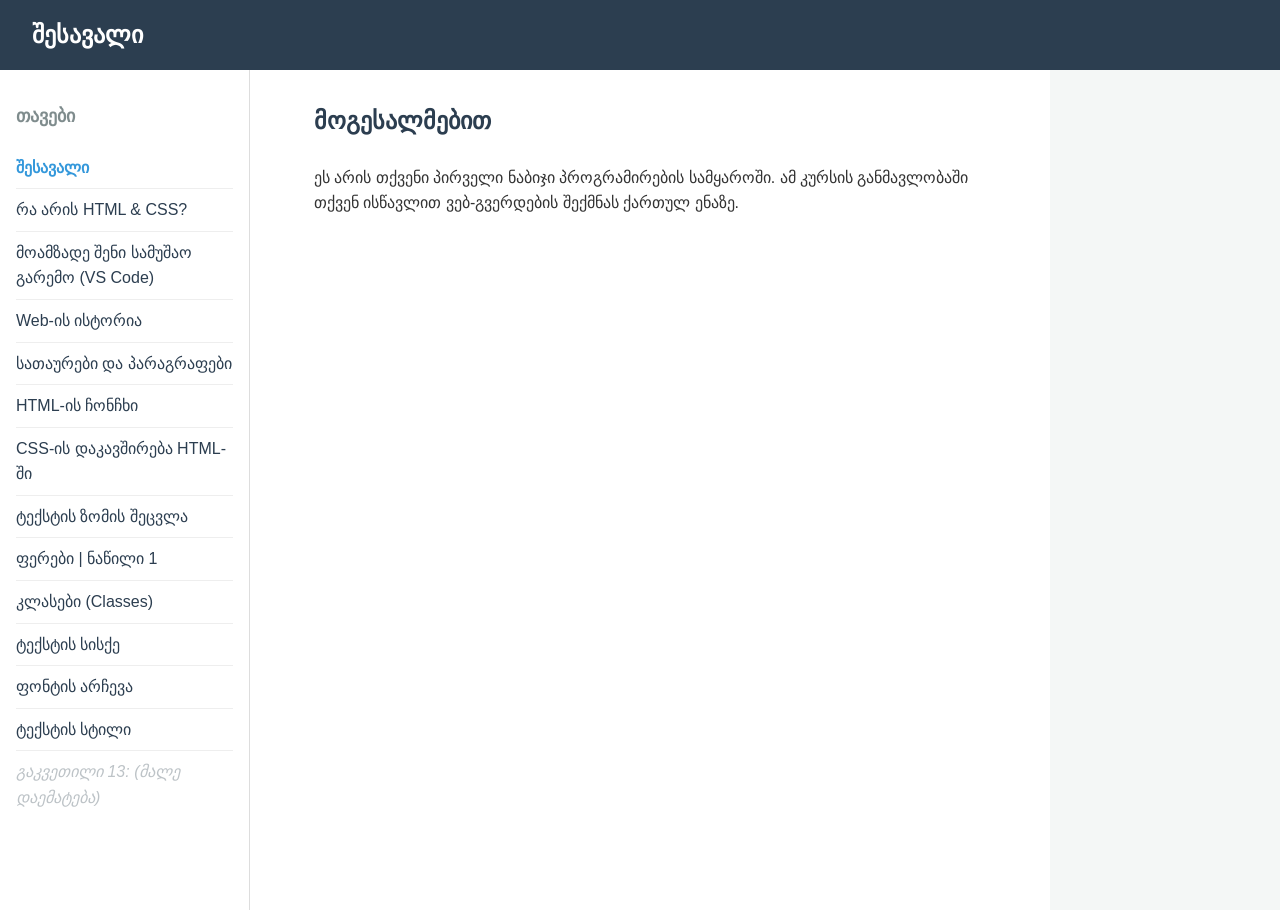
<file: index.html>
<!DOCTYPE html>
<html lang="ka">
<head>
    <meta charset="UTF-8">
    <meta name="viewport" content="width=device-width, initial-scale=1.0">
    <title>HTML კურსი - მთავარი გვერდი</title>
    <link rel="stylesheet" href="style.css">
</head>
<body>

    <header class="top-nav">
        <div class="logo">შესავალი</div>
    </header>

    <div class="container">
        <aside class="sidebar">
            <nav>
                <h3>თავები</h3>
                <ul>
                    <li><a href="index.html" class="active">შესავალი</a></li>
                    <li><a href="lesson1.html">რა არის HTML & CSS?</a></li>
                    <li><a href="lesson2.html">მოამზადე შენი სამუშაო გარემო (VS Code)</a></li>
                    <li><a href="lesson3.html">Web-ის ისტორია</a></li>
                    <li><a href="lesson4.html">სათაურები და პარაგრაფები</a></li>
                    <li><a href="lesson5.html">HTML-ის ჩონჩხი</a></li>
                    <li><a href="lesson6.html">CSS-ის დაკავშირება HTML-ში</a></li>
                    <li><a href="lesson7.html">ტექსტის ზომის შეცვლა</a></li>
                    <li><a href="lesson8.html">ფერები | ნაწილი 1</a></li>
                    <li><a href="lesson9.html">კლასები (Classes)</a></li>
                    <li><a href="lesson10.html">ტექსტის სისქე</a></li>
                    <li><a href="lesson11.html">ფონტის არჩევა</a></li>
                    <li><a href="lesson12.html">ტექსტის სტილი</a></li>
                    <li><a href="#" class="disabled">გაკვეთილი 13: (მალე დაემატება)</a></li>
                </ul>
            </nav>
        </aside>

        <main class="content">
            <article>
                <h1>მოგესალმებით</h1>
                <p>ეს არის თქვენი პირველი ნაბიჯი პროგრამირების სამყაროში. ამ კურსის განმავლობაში თქვენ ისწავლით ვებ-გვერდების შექმნას ქართულ ენაზე.</p>
            </article>
        </main>
    </div>
</body>
</html>
</file>
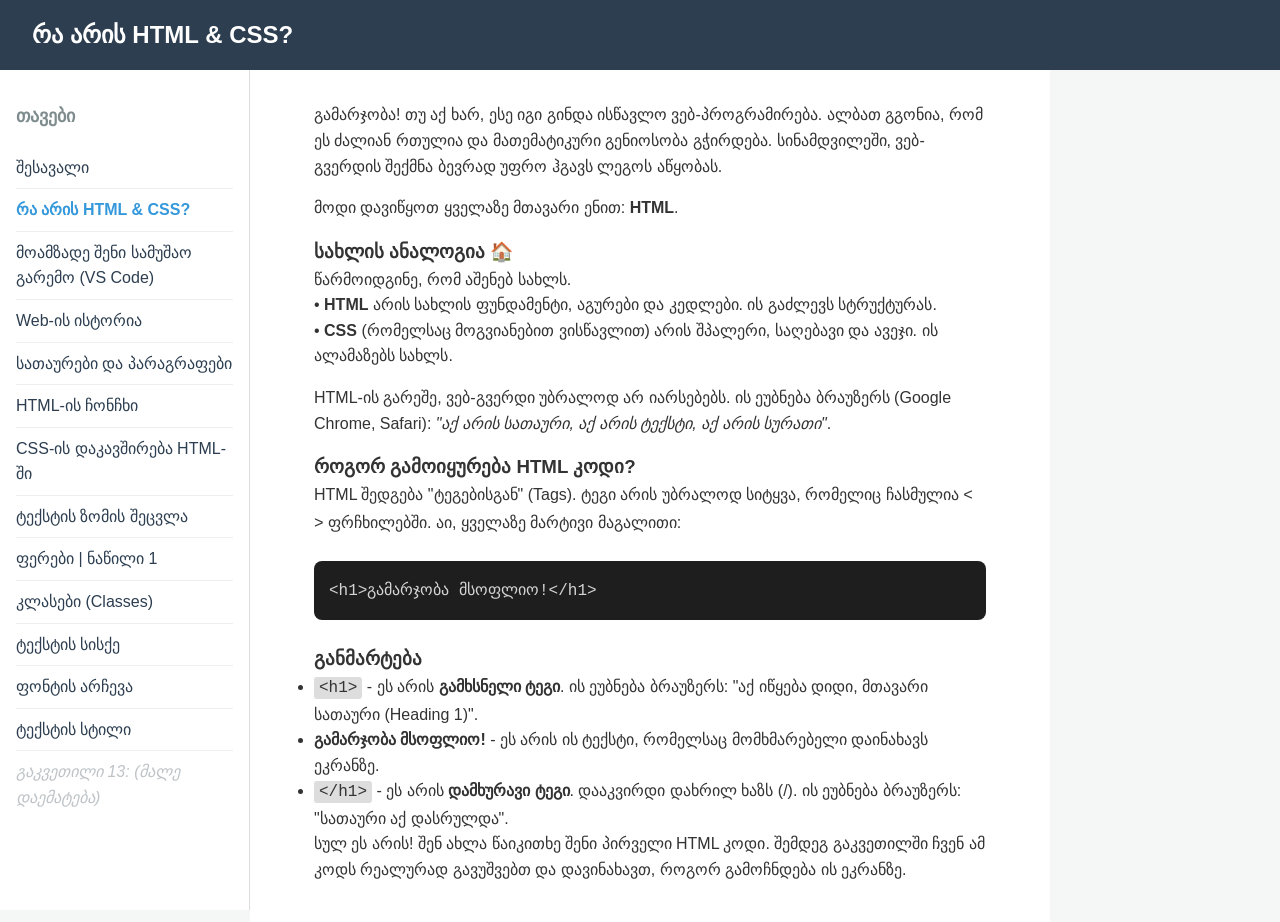
<file: lesson1.html>
<!DOCTYPE html>
<html lang="ka">
<head>
    <meta charset="UTF-8">
    <meta name="viewport" content="width=device-width, initial-scale=1.0">
    <title>გაკვეთილი 1:HTML & CSS | HTML კურსი</title>
    <link rel="stylesheet" href="style.css">
</head>
<body>

    <header class="top-nav">
        <div class="logo">რა არის HTML & CSS?</div>
    </header>

    <div class="container">
        <aside class="sidebar">
            <nav>
                <h3>თავები</h3>
                <ul>
                    <li><a href="index.html">შესავალი</a></li>
                    <li><a href="lesson1.html" class="active">რა არის HTML & CSS?</a></li>
                    <li><a href="lesson2.html">მოამზადე შენი სამუშაო გარემო (VS Code)</a></li>
                    <li><a href="lesson3.html">Web-ის ისტორია</a></li>
                    <li><a href="lesson4.html">სათაურები და პარაგრაფები</a></li>
                    <li><a href="lesson5.html">HTML-ის ჩონჩხი</a></li>
                    <li><a href="lesson6.html">CSS-ის დაკავშირება HTML-ში</a></li>
                    <li><a href="lesson7.html">ტექსტის ზომის შეცვლა</a></li>
                    <li><a href="lesson8.html">ფერები | ნაწილი 1</a></li>
                    <li><a href="lesson9.html">კლასები (Classes)</a></li>
                    <li><a href="lesson10.html">ტექსტის სისქე</a></li>
                    <li><a href="lesson11.html">ფონტის არჩევა</a></li>
                    <li><a href="lesson12.html">ტექსტის სტილი</a></li>
                    <li><a href="#" class="disabled">გაკვეთილი 13: (მალე დაემატება)</a></li>
                </ul>
            </nav>
        </aside>

        <main class="content">
            <article>
                <p>გამარჯობა! თუ აქ ხარ, ესე იგი გინდა ისწავლო ვებ-პროგრამირება. ალბათ გგონია, რომ ეს ძალიან რთულია და მათემატიკური გენიოსობა გჭირდება. სინამდვილეში, ვებ-გვერდის შექმნა ბევრად უფრო ჰგავს ლეგოს აწყობას.</p>

                <p>მოდი დავიწყოთ ყველაზე მთავარი ენით: <strong>HTML</strong>.</p>

                <h3>სახლის ანალოგია 🏠</h3>
                <p>წარმოიდგინე, რომ აშენებ სახლს. 
                <br>• <strong>HTML</strong> არის სახლის ფუნდამენტი, აგურები და კედლები. ის გაძლევს სტრუქტურას. 
                <br>• <strong>CSS</strong> (რომელსაც მოგვიანებით ვისწავლით) არის შპალერი, საღებავი და ავეჯი. ის ალამაზებს სახლს.</p>

                <p>HTML-ის გარეშე, ვებ-გვერდი უბრალოდ არ იარსებებს. ის ეუბნება ბრაუზერს (Google Chrome, Safari): <em>"აქ არის სათაური, აქ არის ტექსტი, აქ არის სურათი"</em>.</p>

                <h3>როგორ გამოიყურება HTML კოდი?</h3>
                <p>HTML შედგება "ტეგებისგან" (Tags). ტეგი არის უბრალოდ სიტყვა, რომელიც ჩასმულია <code>&lt; &gt;</code> ფრჩხილებში. აი, ყველაზე მარტივი მაგალითი:</p>

                <div class="code-example">
                    <pre><code>&lt;h1&gt;გამარჯობა მსოფლიო!&lt;/h1&gt;</code></pre>
                </div>

                <h3>განმარტება</h3>
                <ul>
                    <li><code>&lt;h1&gt;</code> - ეს არის <strong>გამხსნელი ტეგი</strong>. ის ეუბნება ბრაუზერს: "აქ იწყება დიდი, მთავარი სათაური (Heading 1)".</li>
                    <li><strong>გამარჯობა მსოფლიო!</strong> - ეს არის ის ტექსტი, რომელსაც მომხმარებელი დაინახავს ეკრანზე.</li>
                     <li><code>&lt;/h1&gt;</code> - ეს არის <strong>დამხურავი ტეგი</strong>. დააკვირდი დახრილ ხაზს (/). ის ეუბნება ბრაუზერს: "სათაური აქ დასრულდა".</li>
                </ul>

                <p>სულ ეს არის! შენ ახლა წაიკითხე შენი პირველი HTML კოდი. შემდეგ გაკვეთილში ჩვენ ამ კოდს რეალურად გავუშვებთ და დავინახავთ, როგორ გამოჩნდება ის ეკრანზე.</p>
            </article>
        </main>
    </div>

</body>
</html>
</file>
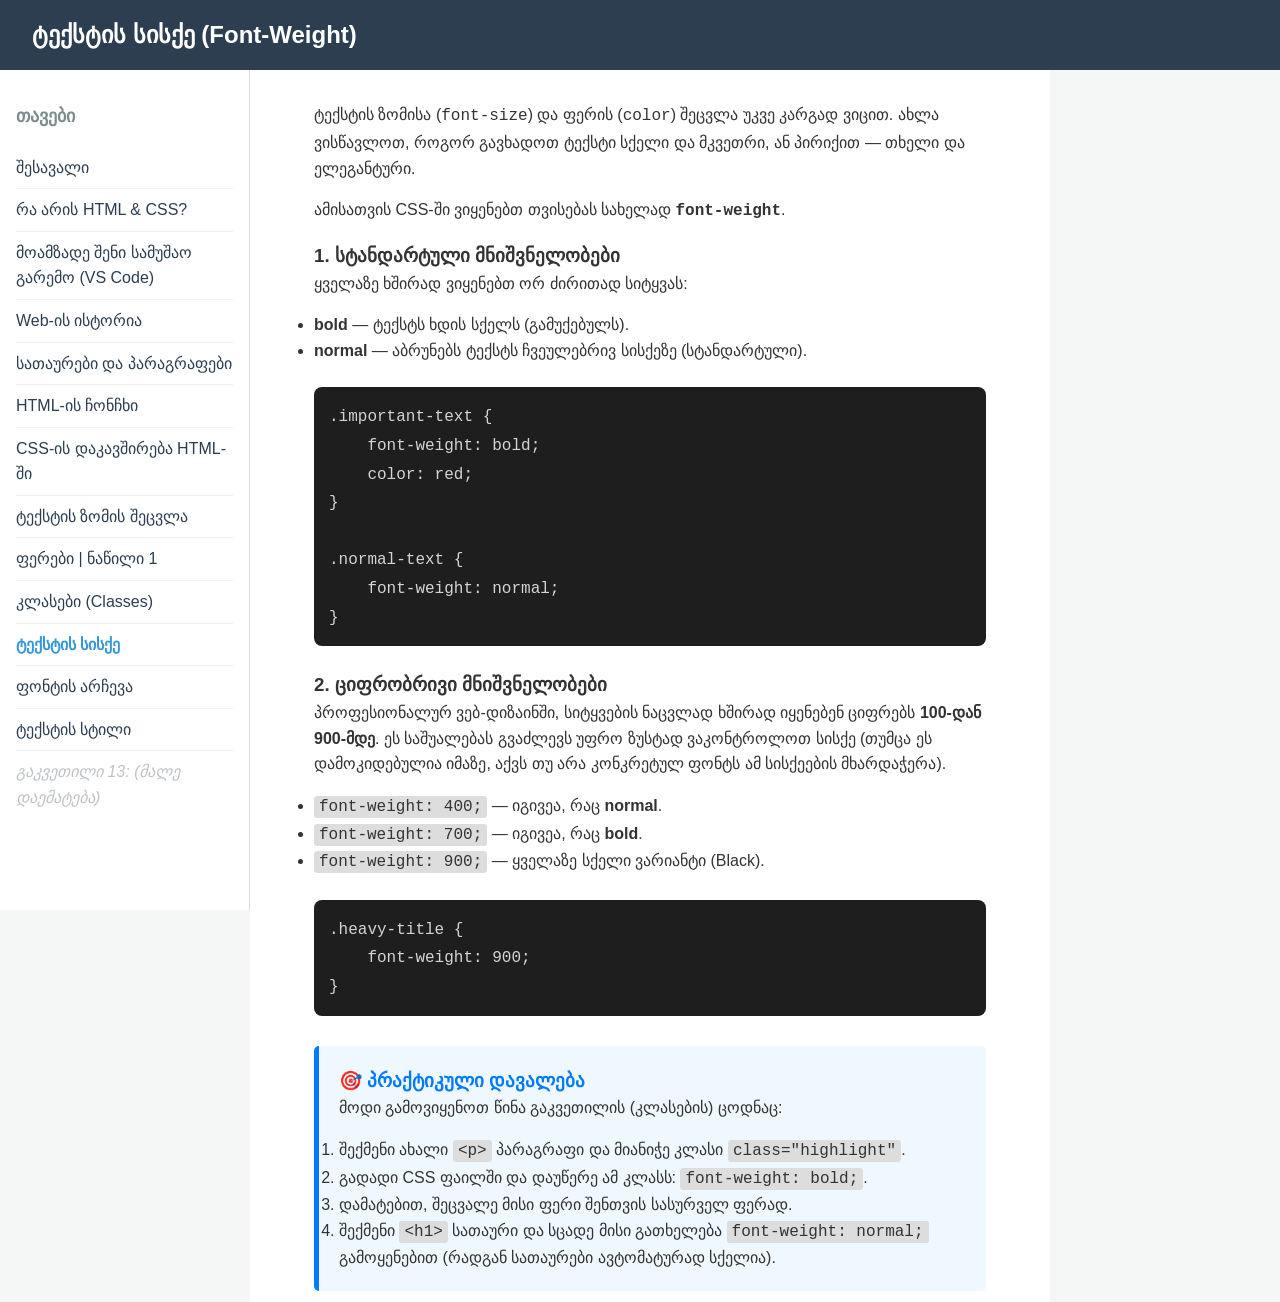
<file: lesson10.html>
<!DOCTYPE html>
<html lang="ka">
<head>
    <meta charset="UTF-8">
    <meta name="viewport" content="width=device-width, initial-scale=1.0">
    <title>გაკვეთილი 10: ტექსტის სისქე (Font-Weight) | HTML კურსი</title>
    <link rel="stylesheet" href="style.css">
</head>
<body>

    <header class="top-nav">
        <div class="logo">ტექსტის სისქე (Font-Weight)</div>
    </header>

    <div class="container">
        <aside class="sidebar">
            <nav>
                <h3>თავები</h3>
                <ul>
                    <li><a href="index.html">შესავალი</a></li>
                    <li><a href="lesson1.html">რა არის HTML & CSS?</a></li>
                    <li><a href="lesson2.html">მოამზადე შენი სამუშაო გარემო (VS Code)</a></li>
                    <li><a href="lesson3.html">Web-ის ისტორია</a></li>
                    <li><a href="lesson4.html">სათაურები და პარაგრაფები</a></li>
                    <li><a href="lesson5.html">HTML-ის ჩონჩხი</a></li>
                    <li><a href="lesson6.html">CSS-ის დაკავშირება HTML-ში</a></li>
                    <li><a href="lesson7.html">ტექსტის ზომის შეცვლა</a></li>
                    <li><a href="lesson8.html">ფერები | ნაწილი 1</a></li>
                    <li><a href="lesson9.html">კლასები (Classes)</a></li>
                    <li><a href="lesson10.html" class="active">ტექსტის სისქე</a></li>
                    <li><a href="lesson11.html">ფონტის არჩევა</a></li>
                    <li><a href="lesson12.html">ტექსტის სტილი</a></li>
                    <li><a href="#" class="disabled">გაკვეთილი 13: (მალე დაემატება)</a></li>
                </ul>
            </nav>
        </aside>

        <main class="content">
            <article>
                <section>
                    <p>ტექსტის ზომისა (<code>font-size</code>) და ფერის (<code>color</code>) შეცვლა უკვე კარგად ვიცით. ახლა ვისწავლოთ, როგორ გავხადოთ ტექსტი სქელი და მკვეთრი, ან პირიქით — თხელი და ელეგანტური.</p>
                    <p>ამისათვის CSS-ში ვიყენებთ თვისებას სახელად <strong><code>font-weight</code></strong>.</p>
                </section>

                <section>
                    <h3>1. სტანდარტული მნიშვნელობები</h3>
                    <p>ყველაზე ხშირად ვიყენებთ ორ ძირითად სიტყვას:</p>
                    <ul>
                        <li><strong>bold</strong> — ტექსტს ხდის სქელს (გამუქებულს).</li>
                        <li><strong>normal</strong> — აბრუნებს ტექსტს ჩვეულებრივ სისქეზე (სტანდარტული).</li>
                    </ul>
                    
                    <div class="code-example">
<pre><code>.important-text {
    font-weight: bold;
    color: red;
}

.normal-text {
    font-weight: normal;
}</code></pre>
                    </div>
                </section>

                <section>
                    <h3>2. ციფრობრივი მნიშვნელობები</h3>
                    <p>პროფესიონალურ ვებ-დიზაინში, სიტყვების ნაცვლად ხშირად იყენებენ ციფრებს <strong>100-დან 900-მდე</strong>. ეს საშუალებას გვაძლევს უფრო ზუსტად ვაკონტროლოთ სისქე (თუმცა ეს დამოკიდებულია იმაზე, აქვს თუ არა კონკრეტულ ფონტს ამ სისქეების მხარდაჭერა).</p>
                    <ul>
                        <li><code>font-weight: 400;</code> — იგივეა, რაც <strong>normal</strong>.</li>
                        <li><code>font-weight: 700;</code> — იგივეა, რაც <strong>bold</strong>.</li>
                        <li><code>font-weight: 900;</code> — ყველაზე სქელი ვარიანტი (Black).</li>
                    </ul>

                    <div class="code-example">
<pre><code>.heavy-title {
    font-weight: 900;
}</code></pre>
                    </div>
                </section>

                <section class="exercises">
                    <h3 class="exercise-title">🎯 პრაქტიკული დავალება</h3>
                    <p>მოდი გამოვიყენოთ წინა გაკვეთილის (კლასების) ცოდნაც:</p>
                    <ol>
                        <li>შექმენი ახალი <code class="exercise-example">&lt;p&gt;</code> პარაგრაფი და მიანიჭე კლასი <code class="exercise-example">class="highlight"</code>.</li>
                        <li>გადადი CSS ფაილში და დაუწერე ამ კლასს: <code class="exercise-example">font-weight: bold;</code>.</li>
                        <li>დამატებით, შეცვალე მისი ფერი შენთვის სასურველ ფერად.</li>
                        <li>შექმენი <code class="exercise-example">&lt;h1&gt;</code> სათაური და სცადე მისი გათხელება <code class="exercise-example">font-weight: normal;</code> გამოყენებით (რადგან სათაურები ავტომატურად სქელია).</li>
                    </ol>
                </section>
            </article>
        </main>
    </div>

</body>
</html>
</file>
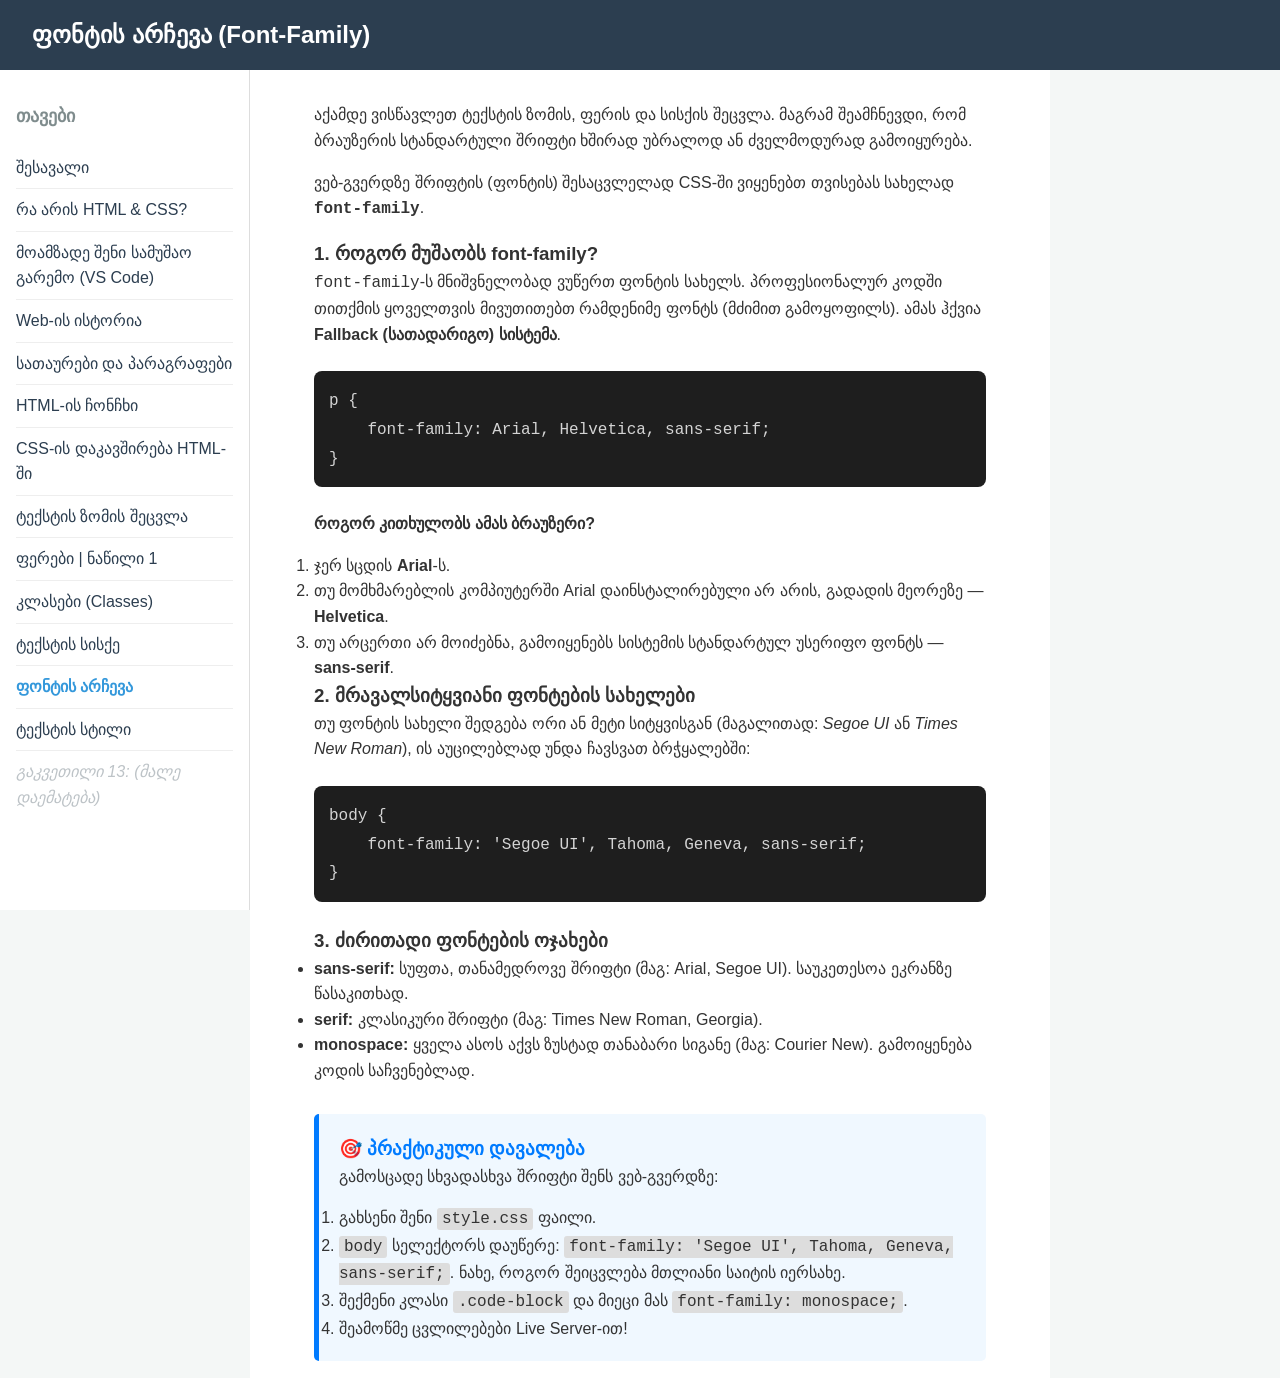
<file: lesson11.html>
<!DOCTYPE html>
<html lang="ka">
<head>
    <meta charset="UTF-8">
    <meta name="viewport" content="width=device-width, initial-scale=1.0">
    <title>გაკვეთილი 11: ფონტის არჩევა (Font-Family) | HTML კურსი</title>
    <link rel="stylesheet" href="style.css">
</head>
<body>

    <header class="top-nav">
        <div class="logo">ფონტის არჩევა (Font-Family)</div>
    </header>

    <div class="container">
        <aside class="sidebar">
            <nav>
                <h3>თავები</h3>
                <ul>
                    <li><a href="index.html">შესავალი</a></li>
                    <li><a href="lesson1.html">რა არის HTML & CSS?</a></li>
                    <li><a href="lesson2.html">მოამზადე შენი სამუშაო გარემო (VS Code)</a></li>
                    <li><a href="lesson3.html">Web-ის ისტორია</a></li>
                    <li><a href="lesson4.html">სათაურები და პარაგრაფები</a></li>
                    <li><a href="lesson5.html">HTML-ის ჩონჩხი</a></li>
                    <li><a href="lesson6.html">CSS-ის დაკავშირება HTML-ში</a></li>
                    <li><a href="lesson7.html">ტექსტის ზომის შეცვლა</a></li>
                    <li><a href="lesson8.html">ფერები | ნაწილი 1</a></li>
                    <li><a href="lesson9.html">კლასები (Classes)</a></li>
                    <li><a href="lesson10.html">ტექსტის სისქე</a></li>
                    <li><a href="lesson11.html" class="active">ფონტის არჩევა</a></li>
                    <li><a href="lesson12.html">ტექსტის სტილი</a></li>
                    <li><a href="#" class="disabled">გაკვეთილი 13: (მალე დაემატება)</a></li>
                </ul>
            </nav>
        </aside>

        <main class="content">
            <article>
                <section>
                    <p>აქამდე ვისწავლეთ ტექსტის ზომის, ფერის და სისქის შეცვლა. მაგრამ შეამჩნევდი, რომ ბრაუზერის სტანდარტული შრიფტი ხშირად უბრალოდ ან ძველმოდურად გამოიყურება.</p>
                    <p>ვებ-გვერდზე შრიფტის (ფონტის) შესაცვლელად CSS-ში ვიყენებთ თვისებას სახელად <strong><code>font-family</code></strong>.</p>
                </section>

                <section>
                    <h3>1. როგორ მუშაობს font-family?</h3>
                    <p><code>font-family</code>-ს მნიშვნელობად ვუწერთ ფონტის სახელს. პროფესიონალურ კოდში თითქმის ყოველთვის მივუთითებთ რამდენიმე ფონტს (მძიმით გამოყოფილს). ამას ჰქვია <strong>Fallback (სათადარიგო) სისტემა</strong>.</p>
                    
                    <div class="code-example">
<pre><code>p {
    font-family: Arial, Helvetica, sans-serif;
}</code></pre>
                    </div>
                    
                    <p><strong>როგორ კითხულობს ამას ბრაუზერი?</strong></p>
                    <ol>
                        <li>ჯერ სცდის <strong>Arial</strong>-ს.</li>
                        <li>თუ მომხმარებლის კომპიუტერში Arial დაინსტალირებული არ არის, გადადის მეორეზე — <strong>Helvetica</strong>.</li>
                        <li>თუ არცერთი არ მოიძებნა, გამოიყენებს სისტემის სტანდარტულ უსერიფო ფონტს — <strong>sans-serif</strong>.</li>
                    </ol>
                </section>

                <section>
                    <h3>2. მრავალსიტყვიანი ფონტების სახელები</h3>
                    <p>თუ ფონტის სახელი შედგება ორი ან მეტი სიტყვისგან (მაგალითად: <em>Segoe UI</em> ან <em>Times New Roman</em>), ის აუცილებლად უნდა ჩავსვათ ბრჭყალებში:</p>

                    <div class="code-example">
<pre><code>body {
    font-family: 'Segoe UI', Tahoma, Geneva, sans-serif;
}</code></pre>
                    </div>
                </section>

                <section>
                    <h3>3. ძირითადი ფონტების ოჯახები</h3>
                    <ul>
                        <li><strong>sans-serif:</strong> სუფთა, თანამედროვე შრიფტი (მაგ: Arial, Segoe UI). საუკეთესოა ეკრანზე წასაკითხად.</li>
                        <li><strong>serif:</strong> კლასიკური შრიფტი (მაგ: Times New Roman, Georgia).</li>
                        <li><strong>monospace:</strong> ყველა ასოს აქვს ზუსტად თანაბარი სიგანე (მაგ: Courier New). გამოიყენება კოდის საჩვენებლად.</li>
                    </ul>
                </section>

                <section class="exercises">
                    <h3 class="exercise-title">🎯 პრაქტიკული დავალება</h3>
                    <p>გამოსცადე სხვადასხვა შრიფტი შენს ვებ-გვერდზე:</p>
                    <ol>
                        <li>გახსენი შენი <code>style.css</code> ფაილი.</li>
                        <li><code>body</code> სელექტორს დაუწერე: <code>font-family: 'Segoe UI', Tahoma, Geneva, sans-serif;</code>. ნახე, როგორ შეიცვლება მთლიანი საიტის იერსახე.</li>
                        <li>შექმენი კლასი <code>.code-block</code> და მიეცი მას <code>font-family: monospace;</code>.</li>
                        <li>შეამოწმე ცვლილებები Live Server-ით!</li>
                    </ol>
                </section>
            </article>
        </main>
    </div>

</body>
</html>
</file>
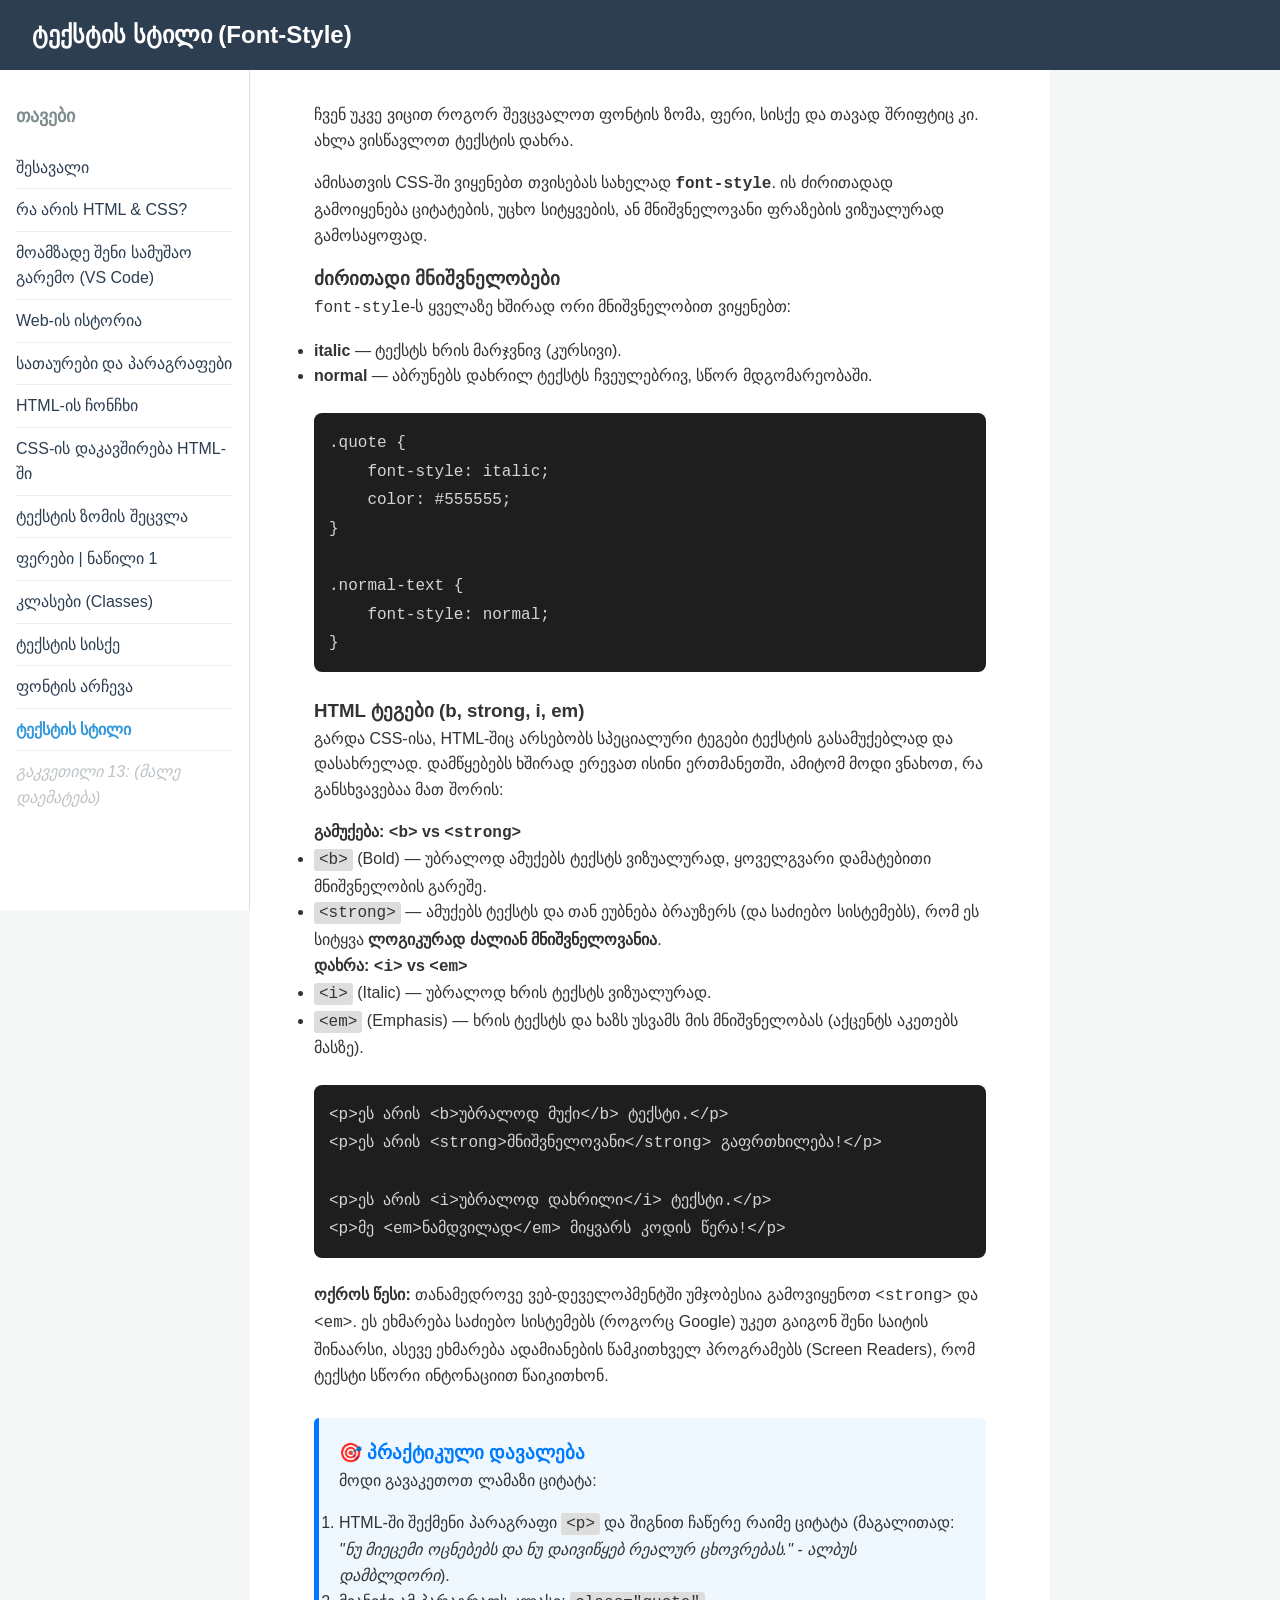
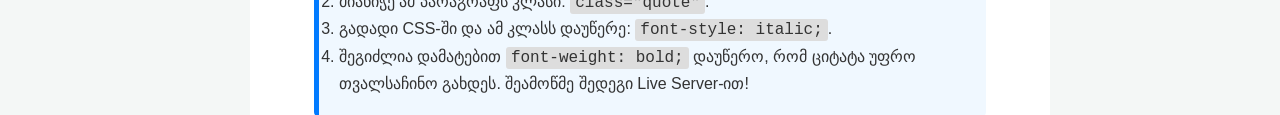
<file: lesson12.html>
<!DOCTYPE html>
<html lang="ka">
<head>
    <meta charset="UTF-8">
    <meta name="viewport" content="width=device-width, initial-scale=1.0">
    <title>გაკვეთილი 12: ტექსტის სტილი (Font-Style)  | HTML კურსი</title>
    <link rel="stylesheet" href="style.css">
</head>
<body>

    <header class="top-nav">
        <div class="logo">ტექსტის სტილი (Font-Style) </div>
    </header>

    <div class="container">
        <aside class="sidebar">
            <nav>
                <h3>თავები</h3>
                <ul>
                    <li><a href="index.html">შესავალი</a></li>
                    <li><a href="lesson1.html">რა არის HTML & CSS?</a></li>
                    <li><a href="lesson2.html">მოამზადე შენი სამუშაო გარემო (VS Code)</a></li>
                    <li><a href="lesson3.html">Web-ის ისტორია</a></li>
                    <li><a href="lesson4.html">სათაურები და პარაგრაფები</a></li>
                    <li><a href="lesson5.html">HTML-ის ჩონჩხი</a></li>
                    <li><a href="lesson6.html">CSS-ის დაკავშირება HTML-ში</a></li>
                    <li><a href="lesson7.html">ტექსტის ზომის შეცვლა</a></li>
                    <li><a href="lesson8.html">ფერები | ნაწილი 1</a></li>
                    <li><a href="lesson9.html">კლასები (Classes)</a></li>
                    <li><a href="lesson10.html">ტექსტის სისქე</a></li>
                    <li><a href="lesson11.html">ფონტის არჩევა</a></li>
                    <li><a href="lesson12.html" class="active">ტექსტის სტილი</a></li>
                    <li><a href="#" class="disabled">გაკვეთილი 13: (მალე დაემატება)</a></li>
                </ul>
            </nav>
        </aside>

        <main class="content">
            <article>
                <section>
                    <p>ჩვენ უკვე ვიცით როგორ შევცვალოთ ფონტის ზომა, ფერი, სისქე და თავად შრიფტიც კი. ახლა ვისწავლოთ ტექსტის დახრა.</p>
                    <p>ამისათვის CSS-ში ვიყენებთ თვისებას სახელად <strong><code>font-style</code></strong>. ის ძირითადად გამოიყენება ციტატების, უცხო სიტყვების, ან მნიშვნელოვანი ფრაზების ვიზუალურად გამოსაყოფად.</p>
                </section>

                <section>
                    <h3>ძირითადი მნიშვნელობები</h3>
                    <p><code>font-style</code>-ს ყველაზე ხშირად ორი მნიშვნელობით ვიყენებთ:</p>
                    <ul>
                        <li><strong>italic</strong> — ტექსტს ხრის მარჯვნივ (კურსივი).</li>
                        <li><strong>normal</strong> — აბრუნებს დახრილ ტექსტს ჩვეულებრივ, სწორ მდგომარეობაში.</li>
                    </ul>
                    
                    <div class="code-example">
<pre><code>.quote {
    font-style: italic;
    color: #555555;
}

.normal-text {
    font-style: normal;
}</code></pre>
                    </div>
                </section>
                <section>
                    <h3>HTML ტეგები (b, strong, i, em)</h3>
                    <p>გარდა CSS-ისა, HTML-შიც არსებობს სპეციალური ტეგები ტექსტის გასამუქებლად და დასახრელად. დამწყებებს ხშირად ერევათ ისინი ერთმანეთში, ამიტომ მოდი ვნახოთ, რა განსხვავებაა მათ შორის:</p>

                    <h4>გამუქება: <code>&lt;b&gt;</code> vs <code>&lt;strong&gt;</code></h4>
                    <ul>
                        <li><code>&lt;b&gt;</code> (Bold) — უბრალოდ ამუქებს ტექსტს ვიზუალურად, ყოველგვარი დამატებითი მნიშვნელობის გარეშე.</li>
                        <li><code>&lt;strong&gt;</code> — ამუქებს ტექსტს და თან ეუბნება ბრაუზერს (და საძიებო სისტემებს), რომ ეს სიტყვა <strong>ლოგიკურად ძალიან მნიშვნელოვანია</strong>.</li>
                    </ul>

                    <h4>დახრა: <code>&lt;i&gt;</code> vs <code>&lt;em&gt;</code></h4>
                    <ul>
                        <li><code>&lt;i&gt;</code> (Italic) — უბრალოდ ხრის ტექსტს ვიზუალურად.</li>
                        <li><code>&lt;em&gt;</code> (Emphasis) — ხრის ტექსტს და ხაზს უსვამს მის მნიშვნელობას (აქცენტს აკეთებს მასზე).</li>
                    </ul>

                    <div class="code-example">
<pre><code>&lt;p&gt;ეს არის &lt;b&gt;უბრალოდ მუქი&lt;/b&gt; ტექსტი.&lt;/p&gt;
&lt;p&gt;ეს არის &lt;strong&gt;მნიშვნელოვანი&lt;/strong&gt; გაფრთხილება!&lt;/p&gt;

&lt;p&gt;ეს არის &lt;i&gt;უბრალოდ დახრილი&lt;/i&gt; ტექსტი.&lt;/p&gt;
&lt;p&gt;მე &lt;em&gt;ნამდვილად&lt;/em&gt; მიყვარს კოდის წერა!&lt;/p&gt;</code></pre>
                    </div>

                    <p><strong>ოქროს წესი:</strong> თანამედროვე ვებ-დეველოპმენტში უმჯობესია გამოვიყენოთ <code>&lt;strong&gt;</code> და <code>&lt;em&gt;</code>. ეს ეხმარება საძიებო სისტემებს (როგორც Google) უკეთ გაიგონ შენი საიტის შინაარსი, ასევე ეხმარება ადამიანების წამკითხველ პროგრამებს (Screen Readers), რომ ტექსტი სწორი ინტონაციით წაიკითხონ.</p>
                </section>

                <section class="exercises">
                    <h3 class="exercise-title">🎯 პრაქტიკული დავალება</h3>
                    <p>მოდი გავაკეთოთ ლამაზი ციტატა:</p>
                    <ol>
                        <li>HTML-ში შექმენი პარაგრაფი <code>&lt;p&gt;</code> და შიგნით ჩაწერე რაიმე ციტატა (მაგალითად: <em>"ნუ მიეცემი ოცნებებს და ნუ დაივიწყებ რეალურ ცხოვრებას." - ალბუს დამბლდორი</em>).</li>
                        <li>მიანიჭე ამ პარაგრაფს კლასი: <code>class="quote"</code>.</li>
                        <li>გადადი CSS-ში და ამ კლასს დაუწერე: <code>font-style: italic;</code>.</li>
                        <li>შეგიძლია დამატებით <code>font-weight: bold;</code> დაუწერო, რომ ციტატა უფრო თვალსაჩინო გახდეს. შეამოწმე შედეგი Live Server-ით!</li>
                    </ol>
                </section>
            </article>
        </main>
    </div>

</body>
</html>
</file>
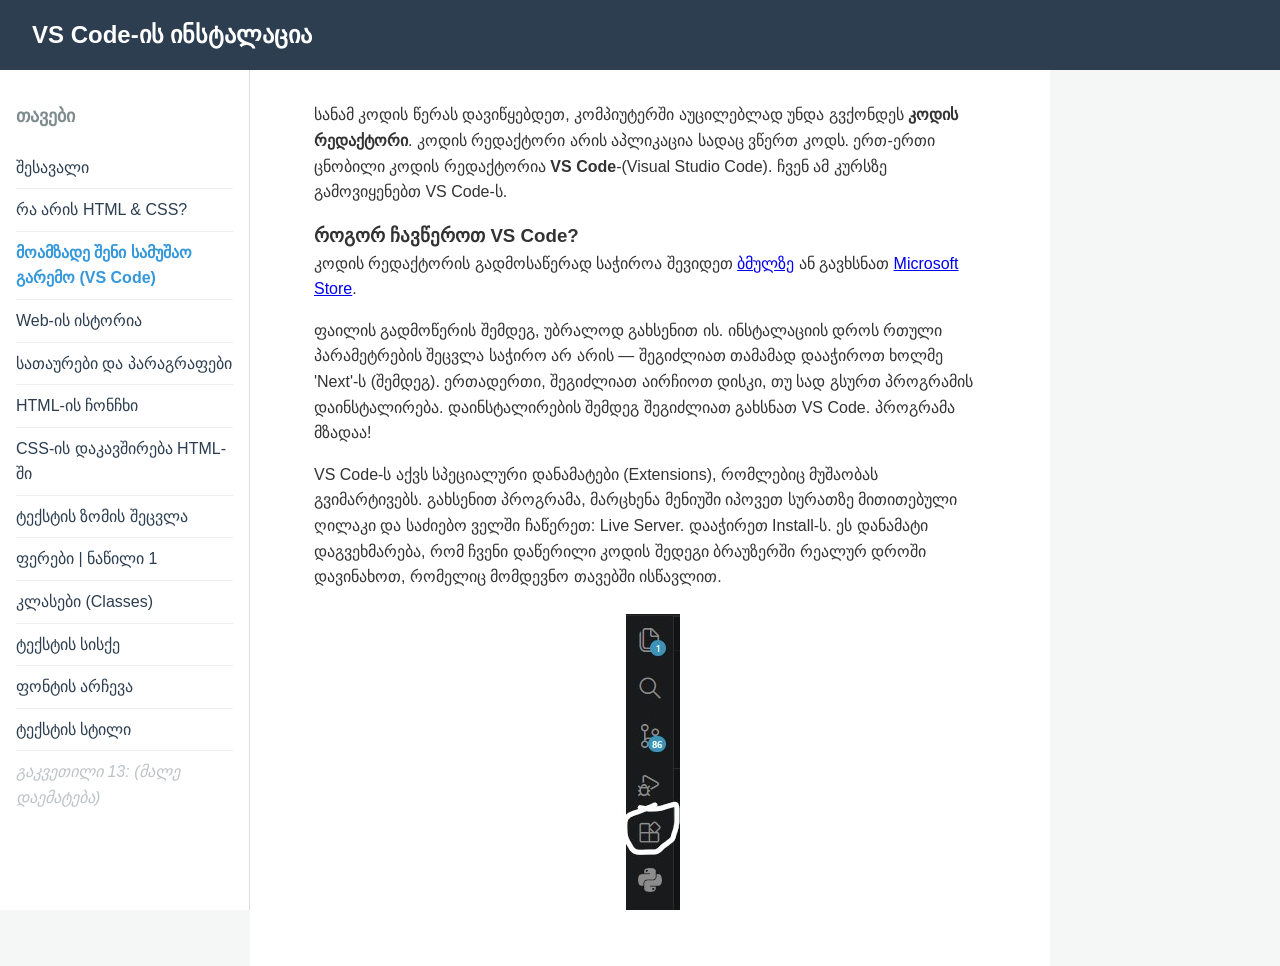
<file: lesson2.html>
<!DOCTYPE html>
<html lang="ka">
<head>
    <meta charset="UTF-8">
    <meta name="viewport" content="width=device-width, initial-scale=1.0">
    <title>გაკვეთილი 2: VS Code-ის ინსტალაცია | HTML კურსი</title>
    <link rel="stylesheet" href="style.css">
</head>
<body>

    <header class="top-nav">
        <div class="logo">VS Code-ის ინსტალაცია</div>
    </header>

    <div class="container">
        <aside class="sidebar">
            <nav>
                <h3>თავები</h3>
                <ul>
                    <li><a href="index.html">შესავალი</a></li>
                    <li><a href="lesson1.html">რა არის HTML & CSS?</a></li>
                    <li><a href="lesson2.html" class="active">მოამზადე შენი სამუშაო გარემო (VS Code)</a></li>
                    <li><a href="lesson3.html">Web-ის ისტორია</a></li>
                    <li><a href="lesson4.html">სათაურები და პარაგრაფები</a></li>
                    <li><a href="lesson5.html">HTML-ის ჩონჩხი</a></li>
                    <li><a href="lesson6.html">CSS-ის დაკავშირება HTML-ში</a></li>
                    <li><a href="lesson7.html">ტექსტის ზომის შეცვლა</a></li>
                    <li><a href="lesson8.html">ფერები | ნაწილი 1</a></li>
                    <li><a href="lesson9.html">კლასები (Classes)</a></li>
                    <li><a href="lesson10.html">ტექსტის სისქე</a></li>
                    <li><a href="lesson11.html">ფონტის არჩევა</a></li>
                    <li><a href="lesson12.html">ტექსტის სტილი</a></li>
                    <li><a href="#" class="disabled">გაკვეთილი 13: (მალე დაემატება)</a></li>
                </ul>
            </nav>
        </aside>

        <main class="content">
            <article>
                <section>
                    <p>სანამ კოდის წერას დავიწყებდეთ, კომპიუტერში აუცილებლად უნდა გვქონდეს <strong>კოდის რედაქტორი</strong>. კოდის რედაქტორი არის 
                    აპლიკაცია სადაც ვწერთ კოდს. ერთ-ერთი ცნობილი კოდის რედაქტორია <strong>VS Code</strong>-(Visual Studio Code). ჩვენ ამ კურსზე გამოვიყენებთ
                    VS Code-ს.</p>
                </section>
                <section>
                    <h3>როგორ ჩავწეროთ VS Code?</h3>
                    <p>კოდის რედაქტორის გადმოსაწერად საჭიროა შევიდეთ <a href="https://code.visualstudio.com/download?_exp_download=fb315fc982">ბმულზე</a> ან გავხსნათ 
                        <a href="https://apps.microsoft.com/detail/xp9khm4bk9fz7q?hl=en-US&gl=US">Microsoft Store</a>.</p>
                </section>
                <section>
                    <p>ფაილის გადმოწერის შემდეგ, უბრალოდ გახსენით ის. ინსტალაციის დროს რთული პარამეტრების შეცვლა საჭირო არ არის — შეგიძლიათ თამამად
                         დააჭიროთ ხოლმე 'Next'-ს (შემდეგ). ერთადერთი, შეგიძლიათ აირჩიოთ დისკი, თუ სად გსურთ პროგრამის დაინსტალირება. დაინსტალირების შემდეგ შეგიძლიათ გახსნათ VS Code. პროგრამა მზადაა!</p>
                    <p>VS Code-ს აქვს სპეციალური დანამატები (Extensions), რომლებიც მუშაობას გვიმარტივებს. გახსენით პროგრამა, მარცხენა მენიუში იპოვეთ სურათზე მითითებული 
                        ღილაკი და საძიებო ველში ჩაწერეთ: Live Server. დააჭირეთ Install-ს. ეს დანამატი დაგვეხმარება, რომ ჩვენი დაწერილი კოდის შედეგი ბრაუზერში რეალურ დროში დავინახოთ, რომელიც მომდევნო თავებში ისწავლით.</p>
                    <img src="images/Extension_button.jpg" alt="Extension">
                </section>
            </article>
        </main>
    </div>

</body>
</html>
</file>
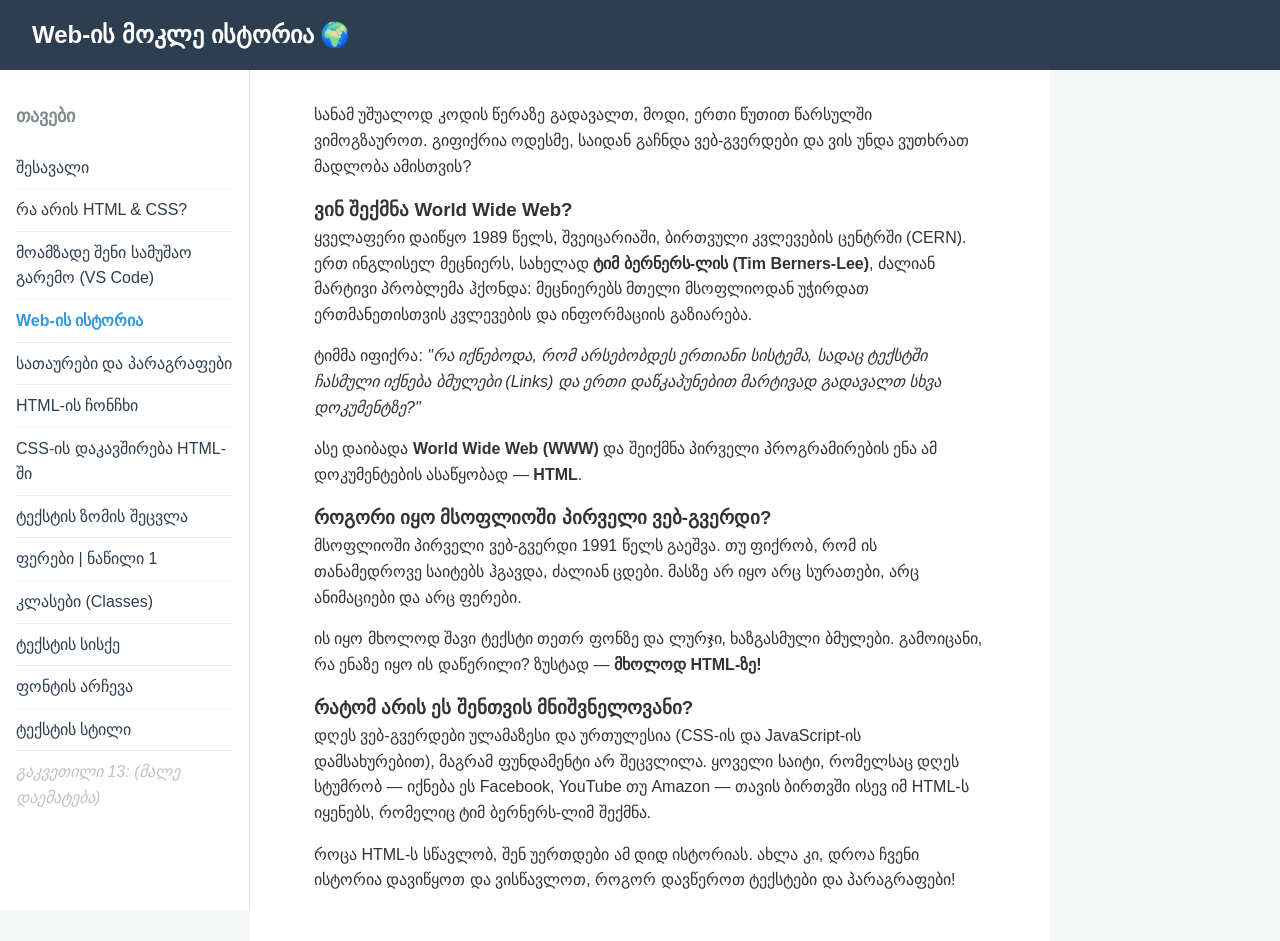
<file: lesson3.html>
<!DOCTYPE html>
<html lang="ka">
<head>
    <meta charset="UTF-8">
    <meta name="viewport" content="width=device-width, initial-scale=1.0">
    <title>გაკვეთილი 3:WWW-ის მოკლე ისტორია | HTML კურსი</title>
    <link rel="stylesheet" href="style.css">
</head>
<body>

    <header class="top-nav">
        <div class="logo">Web-ის მოკლე ისტორია 🌍</div>
    </header>

    <div class="container">
        <aside class="sidebar">
            <nav>
                <h3>თავები</h3>
                <ul>
                    <li><a href="index.html">შესავალი</a></li>
                    <li><a href="lesson1.html">რა არის HTML & CSS?</a></li>
                    <li><a href="lesson2.html">მოამზადე შენი სამუშაო გარემო (VS Code)</a></li>
                    <li><a href="lesson3.html" class="active">Web-ის ისტორია</a></li>
                    <li><a href="lesson4.html">სათაურები და პარაგრაფები</a></li>
                    <li><a href="lesson5.html">HTML-ის ჩონჩხი</a></li>
                    <li><a href="lesson6.html">CSS-ის დაკავშირება HTML-ში</a></li>
                    <li><a href="lesson7.html">ტექსტის ზომის შეცვლა</a></li>
                    <li><a href="lesson8.html">ფერები | ნაწილი 1</a></li>
                    <li><a href="lesson9.html">კლასები (Classes)</a></li>
                    <li><a href="lesson10.html">ტექსტის სისქე</a></li>
                    <li><a href="lesson11.html">ფონტის არჩევა</a></li>
                    <li><a href="lesson12.html">ტექსტის სტილი</a></li>
                    <li><a href="#" class="disabled">გაკვეთილი 13: (მალე დაემატება)</a></li>
                </ul>
            </nav>
        </aside>

        <main class="content">
            <article>
                <p>სანამ უშუალოდ კოდის წერაზე გადავალთ, მოდი, ერთი წუთით წარსულში ვიმოგზაუროთ. 
                    გიფიქრია ოდესმე, საიდან გაჩნდა ვებ-გვერდები და ვის უნდა ვუთხრათ მადლობა ამისთვის?</p>

                <h3>ვინ შექმნა World Wide Web?</h3>
                <p>ყველაფერი დაიწყო 1989 წელს, შვეიცარიაში, ბირთვული კვლევების ცენტრში (CERN). 
                    ერთ ინგლისელ მეცნიერს, სახელად <strong>ტიმ ბერნერს-ლის (Tim Berners-Lee)</strong>, ძალიან 
                    მარტივი პრობლემა ჰქონდა: მეცნიერებს მთელი მსოფლიოდან უჭირდათ ერთმანეთისთვის კვლევების და 
                    ინფორმაციის გაზიარება.</p>

                <p>ტიმმა იფიქრა: <em>"რა იქნებოდა, რომ არსებობდეს ერთიანი სისტემა, სადაც ტექსტში ჩასმული იქნება 
                    ბმულები (Links) და ერთი დაწკაპუნებით მარტივად გადავალთ სხვა დოკუმენტზე?"</em></p>

                <p>ასე დაიბადა <strong>World Wide Web (WWW)</strong> და შეიქმნა პირველი პროგრამირების ენა ამ 
                    დოკუმენტების ასაწყობად — <strong>HTML</strong>.</p>

                <h3>როგორი იყო მსოფლიოში პირველი ვებ-გვერდი?</h3>
                <p>მსოფლიოში პირველი ვებ-გვერდი 1991 წელს გაეშვა. თუ ფიქრობ, რომ ის თანამედროვე საიტებს 
                    ჰგავდა, ძალიან ცდები. მასზე არ იყო არც სურათები, არც ანიმაციები და არც ფერები.</p> 

                <p>ის იყო მხოლოდ შავი ტექსტი თეთრ ფონზე და ლურჯი, ხაზგასმული ბმულები. გამოიცანი, რა ენაზე 
                    იყო ის დაწერილი? ზუსტად — <strong>მხოლოდ HTML-ზე!</strong></p>

                <h3>რატომ არის ეს შენთვის მნიშვნელოვანი?</h3>
                <p>დღეს ვებ-გვერდები ულამაზესი და ურთულესია (CSS-ის და JavaScript-ის დამსახურებით), მაგრამ 
                    ფუნდამენტი არ შეცვლილა. ყოველი საიტი, რომელსაც დღეს სტუმრობ — იქნება ეს Facebook, YouTube 
                    თუ Amazon — თავის ბირთვში ისევ იმ HTML-ს იყენებს, რომელიც ტიმ ბერნერს-ლიმ შექმნა.</p>

                <p>როცა HTML-ს სწავლობ, შენ უერთდები ამ დიდ ისტორიას. ახლა კი, დროა ჩვენი ისტორია დავიწყოთ და 
                    ვისწავლოთ, როგორ დავწეროთ ტექსტები და პარაგრაფები!</p>
            </article>
        </main>
    </div>

</body>
</html>
</file>
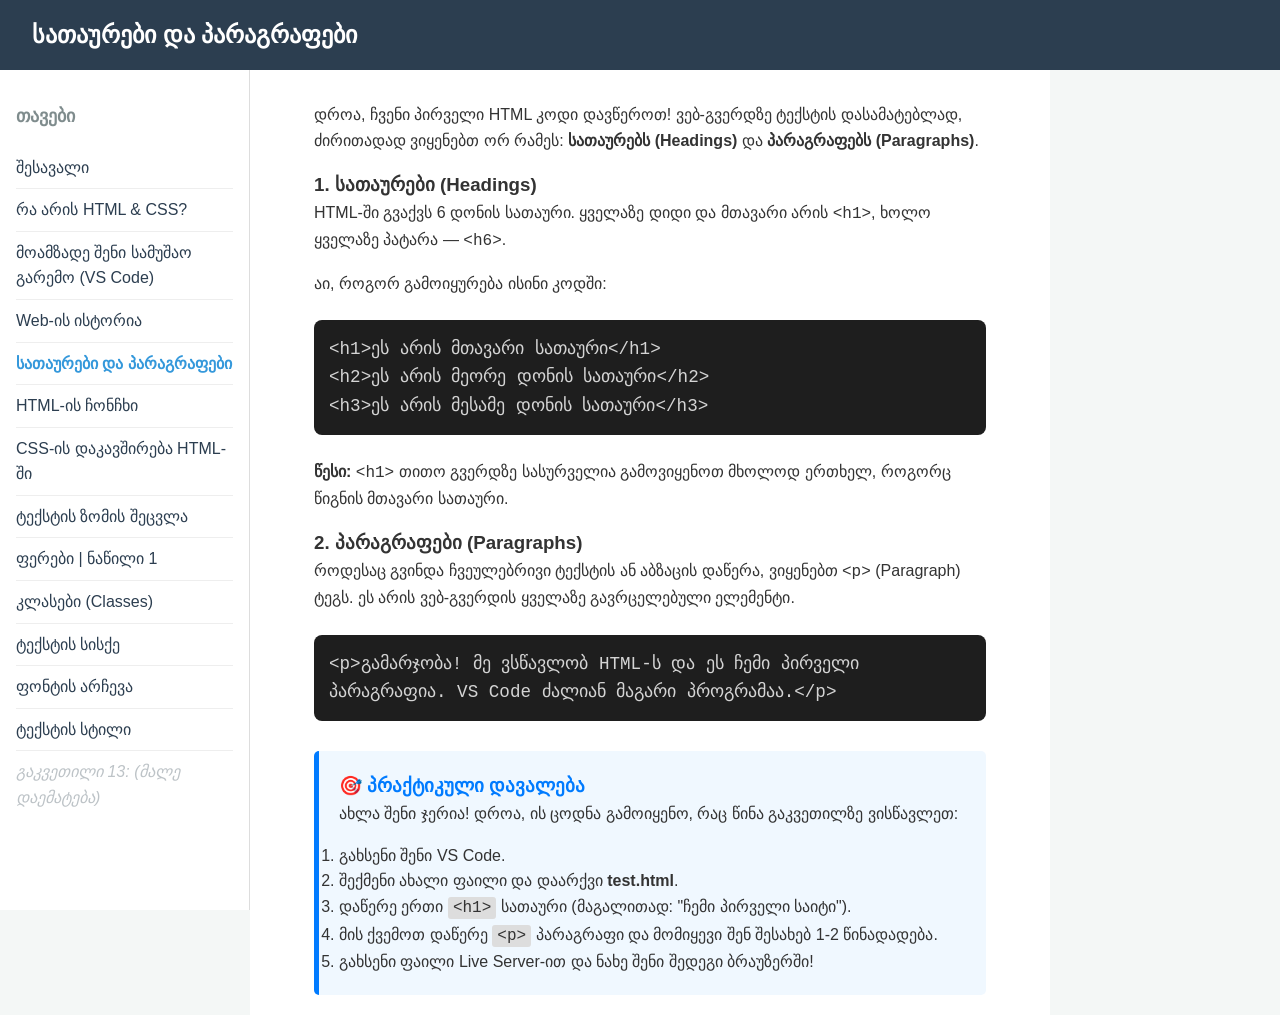
<file: lesson4.html>
<!DOCTYPE html>
<html lang="ka">
<head>
    <meta charset="UTF-8">
    <meta name="viewport" content="width=device-width, initial-scale=1.0">
    <title>გაკვეთილი 4: სათაურები და პარაგრაფები | HTML კურსი</title>
    <link rel="stylesheet" href="style.css">
</head>
<body>

    <header class="top-nav">
        <div class="logo">სათაურები და პარაგრაფები</div>
    </header>

    <div class="container">
        <aside class="sidebar">
            <nav>
                <h3>თავები</h3>
                <ul>
                    <li><a href="index.html">შესავალი</a></li>
                    <li><a href="lesson1.html">რა არის HTML & CSS?</a></li>
                    <li><a href="lesson2.html">მოამზადე შენი სამუშაო გარემო (VS Code)</a></li>
                    <li><a href="lesson3.html">Web-ის ისტორია</a></li>
                    <li><a href="lesson4.html" class="active">სათაურები და პარაგრაფები</a></li>
                    <li><a href="lesson5.html">HTML-ის ჩონჩხი</a></li>
                    <li><a href="lesson6.html">CSS-ის დაკავშირება HTML-ში</a></li>
                    <li><a href="lesson7.html">ტექსტის ზომის შეცვლა</a></li>
                    <li><a href="lesson8.html">ფერები | ნაწილი 1</a></li>
                    <li><a href="lesson9.html">კლასები (Classes)</a></li>
                    <li><a href="lesson10.html">ტექსტის სისქე</a></li>
                    <li><a href="lesson11.html">ფონტის არჩევა</a></li>
                    <li><a href="lesson12.html">ტექსტის სტილი</a></li>
                    <li><a href="#" class="disabled">გაკვეთილი 13: (მალე დაემატება)</a></li>
                </ul>
            </nav>
        </aside>

        <main class="content">
            <article>
            <section>
                <p>დროა, ჩვენი პირველი HTML კოდი დავწეროთ! ვებ-გვერდზე ტექსტის დასამატებლად, ძირითადად 
                ვიყენებთ ორ რამეს: <strong>სათაურებს (Headings)</strong> და <strong>პარაგრაფებს (Paragraphs)</strong>.</p>
            </section>

            <section>
                <h3>1. სათაურები (Headings)</h3>
                <p>HTML-ში გვაქვს 6 დონის სათაური. ყველაზე დიდი და მთავარი არის <code>&lt;h1&gt;</code>, 
                    ხოლო ყველაზე პატარა — <code>&lt;h6&gt;</code>.</p>
                
                <p>აი, როგორ გამოიყურება ისინი კოდში:</p>
                
                <div class="code-example">
                    &lt;h1&gt;ეს არის მთავარი სათაური&lt;/h1&gt;<br>
                    &lt;h2&gt;ეს არის მეორე დონის სათაური&lt;/h2&gt;<br>
                    &lt;h3&gt;ეს არის მესამე დონის სათაური&lt;/h3&gt;
                </div>
                
                <p><strong>წესი:</strong> <code>&lt;h1&gt;</code> თითო გვერდზე სასურველია გამოვიყენოთ მხოლოდ ერთხელ, როგორც წიგნის მთავარი სათაური.</p>
            </section>

            <section>
                <h3>2. პარაგრაფები (Paragraphs)</h3>
                <p>როდესაც გვინდა ჩვეულებრივი ტექსტის ან აბზაცის დაწერა, ვიყენებთ <code>&lt;p&gt;</code> 
                (Paragraph) ტეგს. ეს არის ვებ-გვერდის ყველაზე გავრცელებული ელემენტი.</p>
                
                <div class="code-example">
                    &lt;p&gt;გამარჯობა! მე ვსწავლობ HTML-ს და ეს ჩემი პირველი პარაგრაფია. VS Code ძალიან მაგარი პროგრამაა.&lt;/p&gt;
                </div>
            </section>

            <section class="exercises">
                <h3 class="exercise-title">🎯 პრაქტიკული დავალება</h3>
                <p>ახლა შენი ჯერია! დროა, ის ცოდნა გამოიყენო, რაც წინა გაკვეთილზე ვისწავლეთ:</p>
                <ol>
                    <li>გახსენი შენი VS Code.</li>
                    <li>შექმენი ახალი ფაილი და დაარქვი <strong>test.html</strong>.</li>
                    <li>დაწერე ერთი <code>&lt;h1&gt;</code> სათაური (მაგალითად: "ჩემი პირველი საიტი").</li>
                    <li>მის ქვემოთ დაწერე <code>&lt;p&gt;</code> პარაგრაფი და მომიყევი შენ შესახებ 1-2 წინადადება.</li>
                    <li>გახსენი ფაილი Live Server-ით და ნახე შენი შედეგი ბრაუზერში!</li>
                </ol>
            </section>
            </article>
        </main>
    </div>

</body>
</html>
</file>
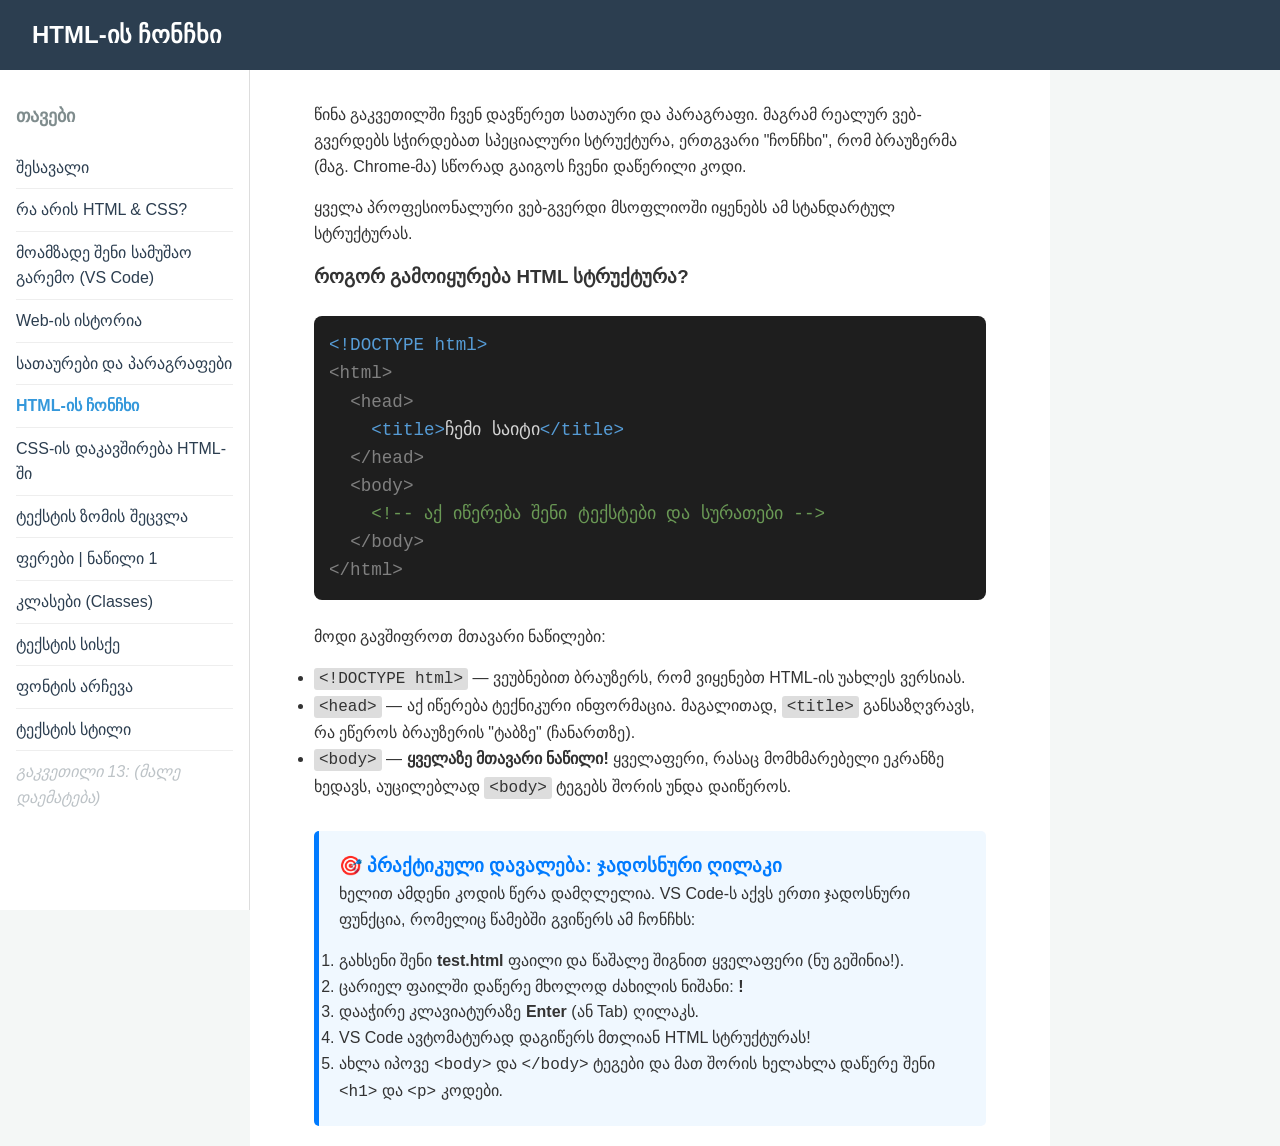
<file: lesson5.html>
<!DOCTYPE html>
<html lang="ka">
<head>
    <meta charset="UTF-8">
    <meta name="viewport" content="width=device-width, initial-scale=1.0">
    <title>გაკვეთილი 5:HTML-ის ჩონჩხი | HTML კურსი</title>
    <link rel="stylesheet" href="style.css">
</head>
<body>

    <header class="top-nav">
        <div class="logo">HTML-ის ჩონჩხი</div>
    </header>

    <div class="container">
        <aside class="sidebar">
            <nav>
                <h3>თავები</h3>
                <ul>
                    <li><a href="index.html">შესავალი</a></li>
                    <li><a href="lesson1.html">რა არის HTML & CSS?</a></li>
                    <li><a href="lesson2.html">მოამზადე შენი სამუშაო გარემო (VS Code)</a></li>
                    <li><a href="lesson3.html">Web-ის ისტორია</a></li>
                    <li><a href="lesson4.html">სათაურები და პარაგრაფები</a></li>
                    <li><a href="lesson5.html" class="active">HTML-ის ჩონჩხი</a></li>
                    <li><a href="lesson6.html">CSS-ის დაკავშირება HTML-ში</a></li>
                    <li><a href="lesson7.html">ტექსტის ზომის შეცვლა</a></li>
                    <li><a href="lesson8.html">ფერები | ნაწილი 1</a></li>
                    <li><a href="lesson9.html">კლასები (Classes)</a></li>
                    <li><a href="lesson10.html">ტექსტის სისქე</a></li>
                    <li><a href="lesson11.html">ფონტის არჩევა</a></li>
                    <li><a href="lesson12.html">ტექსტის სტილი</a></li>
                    <li><a href="#" class="disabled">გაკვეთილი 13: (მალე დაემატება)</a></li>
                </ul>
            </nav>
        </aside>

        <main class="content">
            <article>
                <section>
                    <p>წინა გაკვეთილში ჩვენ დავწერეთ სათაური და პარაგრაფი. მაგრამ რეალურ ვებ-გვერდებს სჭირდებათ სპეციალური სტრუქტურა, ერთგვარი "ჩონჩხი", რომ ბრაუზერმა (მაგ. Chrome-მა) სწორად გაიგოს ჩვენი დაწერილი კოდი.</p>
                    <p>ყველა პროფესიონალური ვებ-გვერდი მსოფლიოში იყენებს ამ სტანდარტულ სტრუქტურას.</p>
                </section>

                <section>
                    <h3>როგორ გამოიყურება HTML სტრუქტურა?</h3>
                    
                    <div class="code-example">
                        <span style="color: #569cd6;">&lt;!DOCTYPE html&gt;</span><br>
                        <span style="color: #808080;">&lt;html&gt;</span><br>
                        &nbsp;&nbsp;<span style="color: #808080;">&lt;head&gt;</span><br>
                        &nbsp;&nbsp;&nbsp;&nbsp;<span style="color: #569cd6;">&lt;title&gt;</span>ჩემი საიტი<span style="color: #569cd6;">&lt;/title&gt;</span><br>
                        &nbsp;&nbsp;<span style="color: #808080;">&lt;/head&gt;</span><br>
                        &nbsp;&nbsp;<span style="color: #808080;">&lt;body&gt;</span><br>
                        &nbsp;&nbsp;&nbsp;&nbsp;<span style="color: #6a9955;">&lt;!-- აქ იწერება შენი ტექსტები და სურათები --&gt;</span><br>
                        &nbsp;&nbsp;<span style="color: #808080;">&lt;/body&gt;</span><br>
                        <span style="color: #808080;">&lt;/html&gt;</span>
                    </div>
                    
                    <p>მოდი გავშიფროთ მთავარი ნაწილები:</p>
                    <ul>
                        <li><code>&lt;!DOCTYPE html&gt;</code> — ვეუბნებით ბრაუზერს, რომ ვიყენებთ HTML-ის უახლეს ვერსიას.</li>
                        <li><code>&lt;head&gt;</code> — აქ იწერება ტექნიკური ინფორმაცია. მაგალითად, <code>&lt;title&gt;</code> განსაზღვრავს, რა ეწეროს ბრაუზერის "ტაბზე" (ჩანართზე).</li>
                        <li><code>&lt;body&gt;</code> — <strong>ყველაზე მთავარი ნაწილი!</strong> ყველაფერი, რასაც მომხმარებელი ეკრანზე ხედავს, აუცილებლად <code>&lt;body&gt;</code> ტეგებს შორის უნდა დაიწეროს.</li>
                    </ul>
                </section>

                <section style="background-color: #f0f8ff; padding: 20px; border-left: 5px solid #007bff; border-radius: 5px; margin-top: 30px;">
                    <h3 style="margin-top: 0; color: #007bff;">🎯 პრაქტიკული დავალება: ჯადოსნური ღილაკი</h3>
                    <p>ხელით ამდენი კოდის წერა დამღლელია. VS Code-ს აქვს ერთი ჯადოსნური ფუნქცია, რომელიც წამებში გვიწერს ამ ჩონჩხს:</p>
                    <ol>
                        <li>გახსენი შენი <strong>test.html</strong> ფაილი და წაშალე შიგნით ყველაფერი (ნუ გეშინია!).</li>
                        <li>ცარიელ ფაილში დაწერე მხოლოდ ძახილის ნიშანი: <strong>!</strong></li>
                        <li>დააჭირე კლავიატურაზე <strong>Enter</strong> (ან Tab) ღილაკს.</li>
                        <li>VS Code ავტომატურად დაგიწერს მთლიან HTML სტრუქტურას!</li>
                        <li>ახლა იპოვე <code>&lt;body&gt;</code> და <code>&lt;/body&gt;</code> ტეგები და მათ შორის ხელახლა დაწერე შენი <code>&lt;h1&gt;</code> და <code>&lt;p&gt;</code> კოდები.</li>
                    </ol>
                </section>
            </article>
        </main>
    </div>

</body>
</html>
</file>
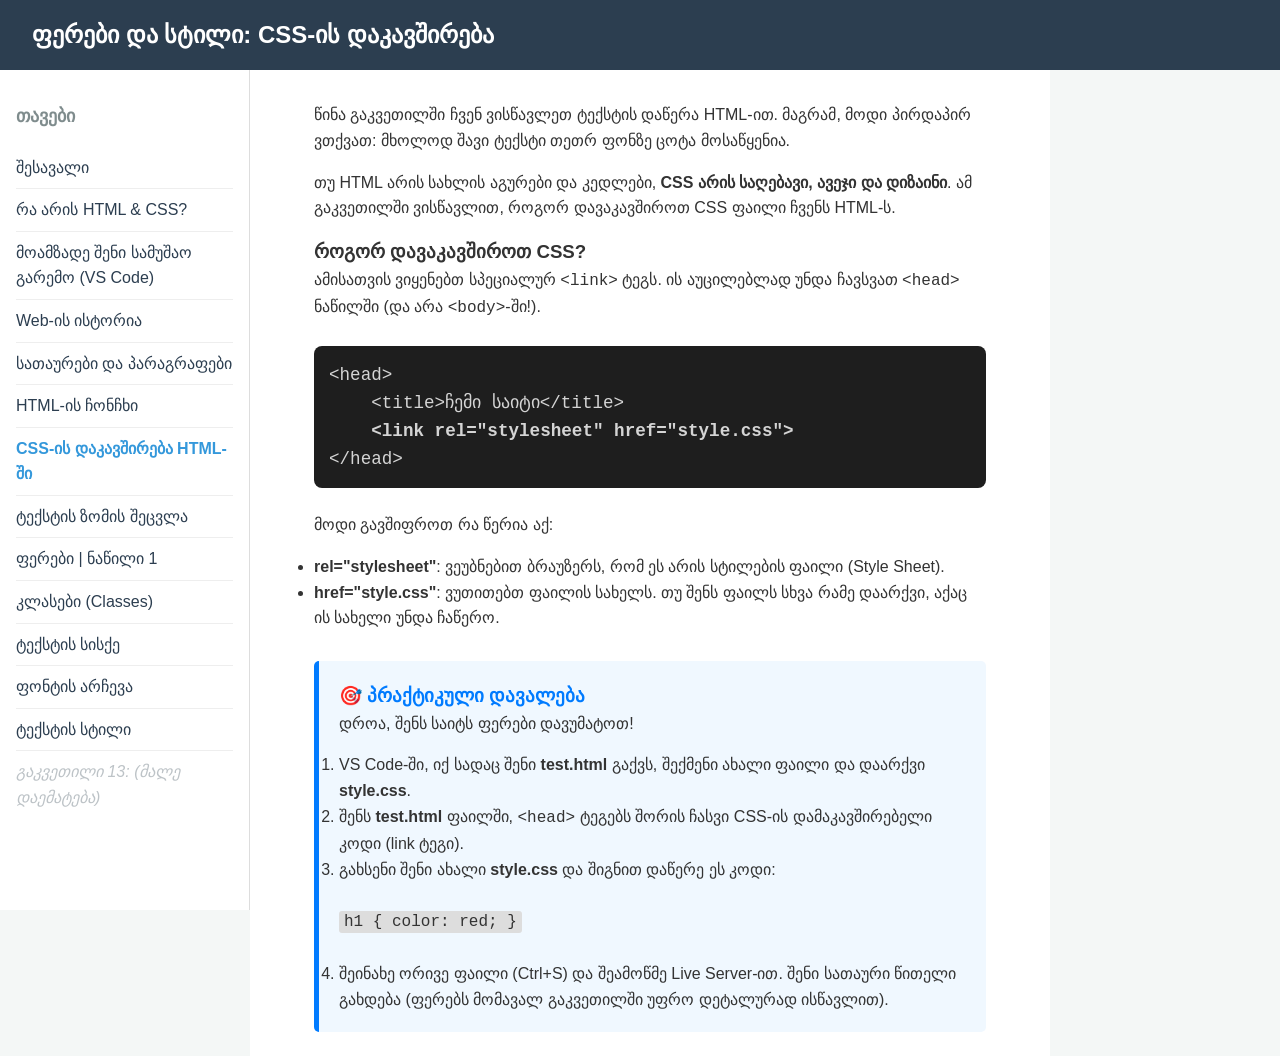
<file: lesson6.html>
<!DOCTYPE html>
<html lang="ka">
<head>
    <meta charset="UTF-8">
    <meta name="viewport" content="width=device-width, initial-scale=1.0">
    <title>გაკვეთილი 6: CSS-ის დაკავშირება | HTML კურსი</title>
    <link rel="stylesheet" href="style.css">
</head>
<body>

    <header class="top-nav">
        <div class="logo">ფერები და სტილი: CSS-ის დაკავშირება</div>
    </header>

    <div class="container">
        <aside class="sidebar">
            <nav>
                <h3>თავები</h3>
                <ul>
                    <li><a href="index.html">შესავალი</a></li>
                    <li><a href="lesson1.html">რა არის HTML & CSS?</a></li>
                    <li><a href="lesson2.html">მოამზადე შენი სამუშაო გარემო (VS Code)</a></li>
                    <li><a href="lesson3.html">Web-ის ისტორია</a></li>
                    <li><a href="lesson4.html">სათაურები და პარაგრაფები</a></li>
                    <li><a href="lesson5.html">HTML-ის ჩონჩხი</a></li>
                    <li><a href="lesson6.html" class="active">CSS-ის დაკავშირება HTML-ში</a></li>
                    <li><a href="lesson7.html">ტექსტის ზომის შეცვლა</a></li>
                    <li><a href="lesson8.html">ფერები | ნაწილი 1</a></li>
                    <li><a href="lesson9.html">კლასები (Classes)</a></li>
                    <li><a href="lesson10.html">ტექსტის სისქე</a></li>
                    <li><a href="lesson11.html">ფონტის არჩევა</a></li>
                    <li><a href="lesson12.html">ტექსტის სტილი</a></li>
                    <li><a href="#" class="disabled">გაკვეთილი 13: (მალე დაემატება)</a></li>
                </ul>
            </nav>
        </aside>

        <main class="content">
            <article>
             <section>
                <p>წინა გაკვეთილში ჩვენ ვისწავლეთ ტექსტის დაწერა HTML-ით. მაგრამ, მოდი პირდაპირ ვთქვათ: მხოლოდ შავი ტექსტი თეთრ ფონზე ცოტა მოსაწყენია.</p>
                <p>თუ HTML არის სახლის აგურები და კედლები, <strong>CSS არის საღებავი, ავეჯი და დიზაინი</strong>. ამ გაკვეთილში ვისწავლით, როგორ დავაკავშიროთ CSS ფაილი ჩვენს HTML-ს.</p>
            </section>

            <section>
                <h3>როგორ დავაკავშიროთ CSS?</h3>
                <p>ამისათვის ვიყენებთ სპეციალურ <code>&lt;link&gt;</code> ტეგს. ის აუცილებლად უნდა ჩავსვათ <code>&lt;head&gt;</code> ნაწილში (და არა <code>&lt;body&gt;</code>-ში!).</p>
                
                <div class="code-example">
                    &lt;head&gt;<br>
                    &nbsp;&nbsp;&nbsp;&nbsp;&lt;title&gt;ჩემი საიტი&lt;/title&gt;<br>
                    &nbsp;&nbsp;&nbsp;&nbsp;<strong>&lt;link rel="stylesheet" href="style.css"&gt;</strong><br>
                    &lt;/head&gt;
                </div>
                
                <p>მოდი გავშიფროთ რა წერია აქ:</p>
                <ul>
                    <li><strong>rel="stylesheet"</strong>: ვეუბნებით ბრაუზერს, რომ ეს არის სტილების ფაილი (Style Sheet).</li>
                    <li><strong>href="style.css"</strong>: ვუთითებთ ფაილის სახელს. თუ შენს ფაილს სხვა რამე დაარქვი, აქაც ის სახელი უნდა ჩაწერო.</li>
                </ul>
            </section>

            <section style="background-color: #f0f8ff; padding: 20px; border-left: 5px solid #007bff; border-radius: 5px; margin-top: 30px;">
                <h3 style="margin-top: 0; color: #007bff;">🎯 პრაქტიკული დავალება</h3>
                <p>დროა, შენს საიტს ფერები დავუმატოთ!</p>
                <ol>
                    <li>VS Code-ში, იქ სადაც შენი <strong>test.html</strong> გაქვს, შექმენი ახალი ფაილი და დაარქვი <strong>style.css</strong>.</li>
                    <li>შენს <strong>test.html</strong> ფაილში, <code>&lt;head&gt;</code> ტეგებს შორის ჩასვი CSS-ის დამაკავშირებელი კოდი (link ტეგი).</li>
                    <li>გახსენი შენი ახალი <strong>style.css</strong> და შიგნით დაწერე ეს კოდი:<br>
                    <br><code class="exercise-example">h1 { color: red; }</code><br><br>
                    </li>
                    <li>შეინახე ორივე ფაილი (Ctrl+S) და შეამოწმე Live Server-ით. შენი სათაური წითელი გახდება (ფერებს მომავალ გაკვეთილში უფრო დეტალურად ისწავლით).</li>
                </ol>
            </section>
            </article>
        </main>
    </div>

</body>
</html>
</file>
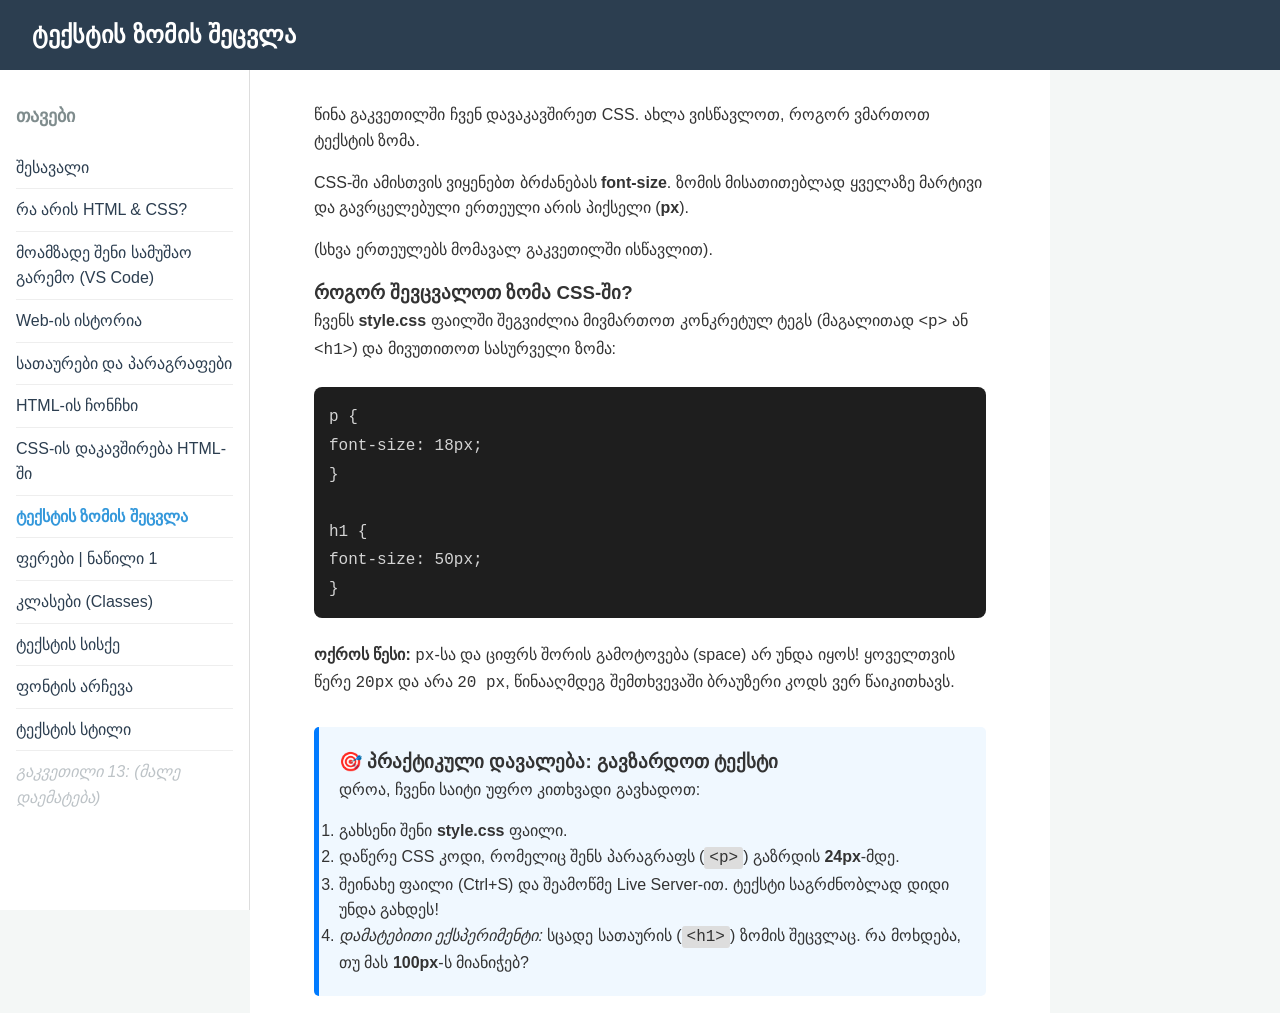
<file: lesson7.html>
<!DOCTYPE html>
<html lang="ka">
<head>
    <meta charset="UTF-8">
    <meta name="viewport" content="width=device-width, initial-scale=1.0">
    <title>გაკვეთილი 7: ტექსტის ზომის შეცვლა | HTML კურსი</title>
    <link rel="stylesheet" href="style.css">
</head>
<body>

    <header class="top-nav">
        <div class="logo">ტექსტის ზომის შეცვლა</div>
    </header>

    <div class="container">
        <aside class="sidebar">
            <nav>
                <h3>თავები</h3>
                <ul>
                    <li><a href="index.html">შესავალი</a></li>
                    <li><a href="lesson1.html">რა არის HTML & CSS?</a></li>
                    <li><a href="lesson2.html">მოამზადე შენი სამუშაო გარემო (VS Code)</a></li>
                    <li><a href="lesson3.html">Web-ის ისტორია</a></li>
                    <li><a href="lesson4.html">სათაურები და პარაგრაფები</a></li>
                    <li><a href="lesson5.html">HTML-ის ჩონჩხი</a></li>
                    <li><a href="lesson6.html">CSS-ის დაკავშირება HTML-ში</a></li>
                    <li><a href="lesson7.html" class="active">ტექსტის ზომის შეცვლა</a></li>
                    <li><a href="lesson8.html">ფერები | ნაწილი 1</a></li>
                    <li><a href="lesson9.html">კლასები (Classes)</a></li>
                    <li><a href="lesson10.html">ტექსტის სისქე</a></li>
                    <li><a href="lesson11.html">ფონტის არჩევა</a></li>
                    <li><a href="lesson12.html">ტექსტის სტილი</a></li>
                    <li><a href="#" class="disabled">გაკვეთილი 13: (მალე დაემატება)</a></li>
                </ul>
            </nav>
        </aside>

        <main class="content">
            <article>
                <section>
                    <p>წინა გაკვეთილში ჩვენ დავაკავშირეთ CSS. ახლა ვისწავლოთ, როგორ ვმართოთ ტექსტის ზომა.</p>
                    <p>CSS-ში ამისთვის ვიყენებთ ბრძანებას <strong>font-size</strong>. ზომის მისათითებლად ყველაზე მარტივი და გავრცელებული ერთეული არის პიქსელი (<strong>px</strong>).</p>
                    <p>(სხვა ერთეულებს მომავალ გაკვეთილში ისწავლით).</p>
                </section>

                <section>
                    <h3>როგორ შევცვალოთ ზომა CSS-ში?</h3>
                    <p>ჩვენს <strong>style.css</strong> ფაილში შეგვიძლია მივმართოთ კონკრეტულ ტეგს (მაგალითად <code>&lt;p&gt;</code> ან <code>&lt;h1&gt;</code>) და მივუთითოთ სასურველი ზომა:</p>
                    <div class="code-example">
                        <pre><code>p {
font-size: 18px;
}

h1 {
font-size: 50px;
}</code></pre>
                        </div>
                

                    <p><strong>ოქროს წესი:</strong> <code>px</code>-სა და ციფრს შორის გამოტოვება (space) არ უნდა იყოს! ყოველთვის წერე <code>20px</code> და არა <code>20 px</code>, წინააღმდეგ შემთხვევაში ბრაუზერი კოდს ვერ წაიკითხავს.</p>
                </section>

                <section class="exercises">
                    <h3>🎯 პრაქტიკული დავალება: გავზარდოთ ტექსტი</h3>
                    <p>დროა, ჩვენი საიტი უფრო კითხვადი გავხადოთ:</p>
                    <ol>
                        <li>გახსენი შენი <strong>style.css</strong> ფაილი.</li>
                        <li>დაწერე CSS კოდი, რომელიც შენს პარაგრაფს (<code>&lt;p&gt;</code>) გაზრდის <strong>24px</strong>-მდე.</li>
                        <li>შეინახე ფაილი (Ctrl+S) და შეამოწმე Live Server-ით. ტექსტი საგრძნობლად დიდი უნდა გახდეს!</li>
                        <li><em>დამატებითი ექსპერიმენტი:</em> სცადე სათაურის (<code>&lt;h1&gt;</code>) ზომის შეცვლაც. რა მოხდება, თუ მას <strong>100px</strong>-ს მიანიჭებ?</li>
                    </ol>
                </section>
            </article>
        </main>
    </div>

</body>
</html>
</file>
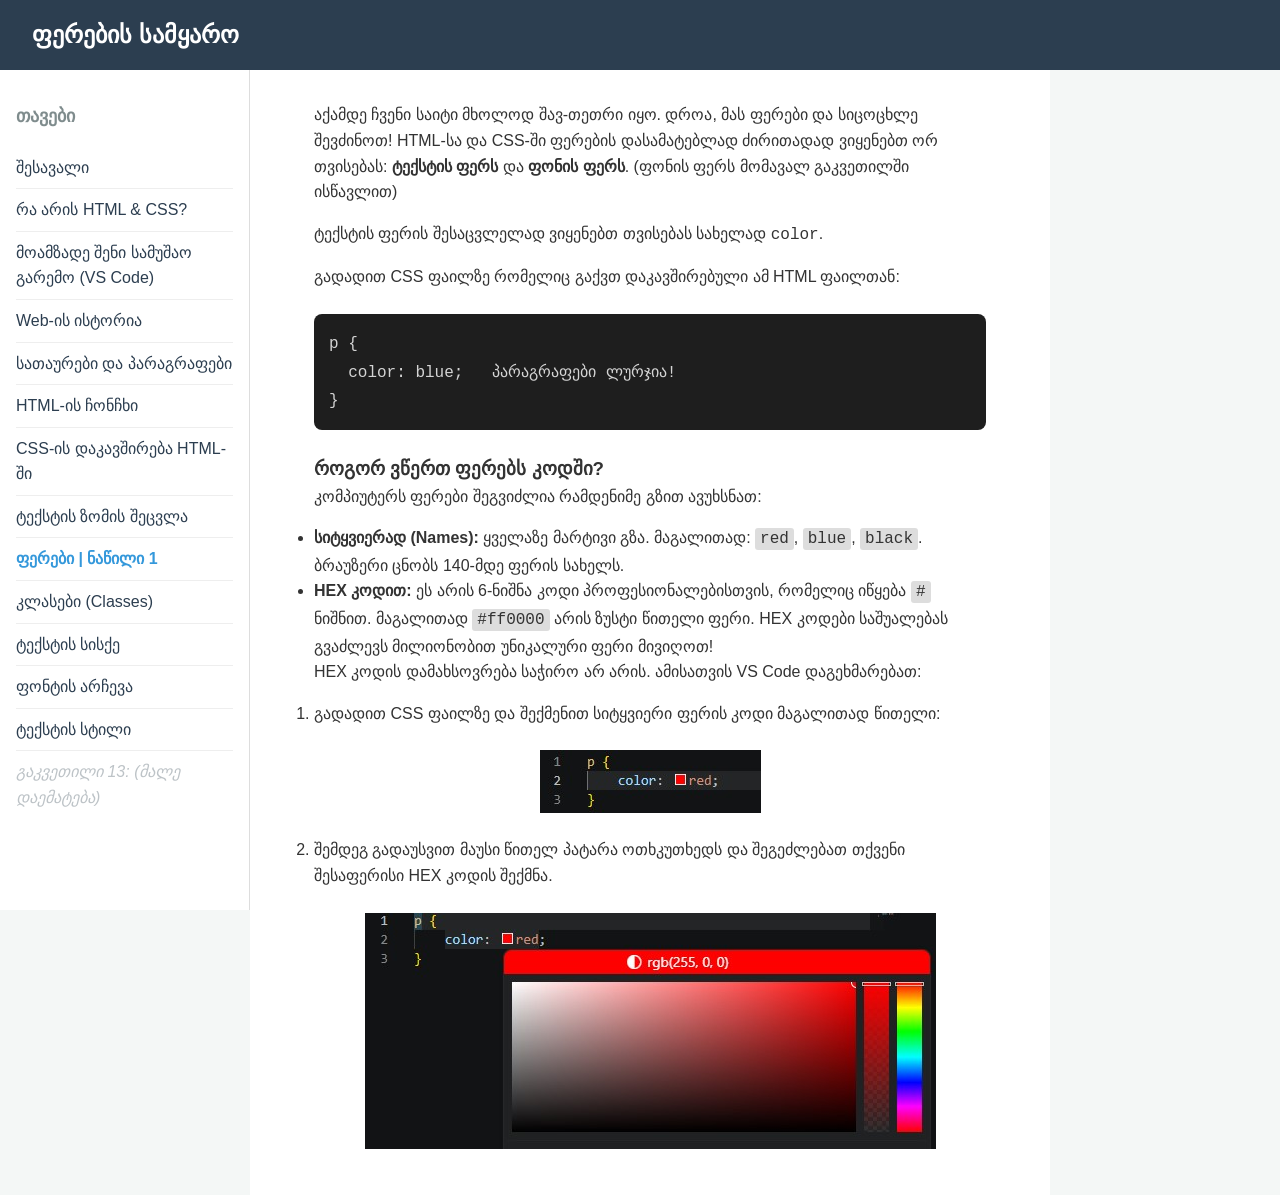
<file: lesson8.html>
<!DOCTYPE html>
<html lang="ka">
<head>
    <meta charset="UTF-8">
    <meta name="viewport" content="width=device-width, initial-scale=1.0">
    <title>გაკვეთილი 8: ფერები | HTML კურსი</title>
    <link rel="stylesheet" href="style.css">
</head>
<body>

    <header class="top-nav">
        <div class="logo">ფერების სამყარო</div>
    </header>

    <div class="container">
        <aside class="sidebar">
            <nav>
                <h3>თავები</h3>
                <ul>
                    <li><a href="index.html">შესავალი</a></li>
                    <li><a href="lesson1.html">რა არის HTML & CSS?</a></li>
                    <li><a href="lesson2.html">მოამზადე შენი სამუშაო გარემო (VS Code)</a></li>
                    <li><a href="lesson3.html">Web-ის ისტორია</a></li>
                    <li><a href="lesson4.html">სათაურები და პარაგრაფები</a></li>
                    <li><a href="lesson5.html">HTML-ის ჩონჩხი</a></li>
                    <li><a href="lesson6.html">CSS-ის დაკავშირება HTML-ში</a></li>
                    <li><a href="lesson7.html">ტექსტის ზომის შეცვლა</a></li>
                    <li><a href="lesson8.html" class="active">ფერები | ნაწილი 1</a></li>
                    <li><a href="lesson9.html">კლასები (Classes)</a></li>
                    <li><a href="lesson10.html">ტექსტის სისქე</a></li>
                    <li><a href="lesson11.html">ფონტის არჩევა</a></li>
                    <li><a href="lesson12.html">ტექსტის სტილი</a></li>
                    <li><a href="#" class="disabled">გაკვეთილი 13: (მალე დაემატება)</a></li>
                </ul>
            </nav>
        </aside>

        <main class="content">
            <article>
                <section>
                    <p>აქამდე ჩვენი საიტი მხოლოდ შავ-თეთრი იყო. დროა, მას ფერები და სიცოცხლე შევძინოთ! HTML-სა და CSS-ში ფერების დასამატებლად ძირითადად ვიყენებთ ორ თვისებას: <strong>ტექსტის ფერს</strong> და <strong>ფონის ფერს</strong>. 
                    (ფონის ფერს მომავალ გაკვეთილში ისწავლით)</p>
                </section>

                <section>
                    <p>ტექსტის ფერის შესაცვლელად ვიყენებთ თვისებას სახელად <code>color</code>.</p>
                    <p>გადადით CSS ფაილზე რომელიც გაქვთ დაკავშირებული ამ HTML ფაილთან:</p>
                    <div class="code-example">
<pre><code>p {
  color: blue;   პარაგრაფები ლურჯია!
}</code></pre>
                    </div>
                </section>

                <section>
                    <h3>როგორ ვწერთ ფერებს კოდში?</h3>
                    <p>კომპიუტერს ფერები შეგვიძლია რამდენიმე გზით ავუხსნათ:</p>
                    <ul>
                        <li><strong>სიტყვიერად (Names):</strong> ყველაზე მარტივი გზა. მაგალითად: <code>red</code>, <code>blue</code>, <code>black</code>. ბრაუზერი ცნობს 140-მდე ფერის სახელს.</li>
                        <li><strong>HEX კოდით:</strong> ეს არის 6-ნიშნა კოდი პროფესიონალებისთვის, რომელიც იწყება <code>#</code> ნიშნით. მაგალითად <code>#ff0000</code> არის ზუსტი წითელი ფერი. HEX კოდები საშუალებას გვაძლევს მილიონობით უნიკალური ფერი მივიღოთ!</li>
                    </ul>
                    <p>HEX კოდის დამახსოვრება საჭირო არ არის. ამისათვის VS Code დაგეხმარებათ:</p>                    
                    <ol>
                        <li>
                            გადადით CSS ფაილზე და შექმენით სიტყვიერი ფერის კოდი მაგალითად წითელი:
                            <img src="images/code_of_color.jpg" alt="Color Code Example">
                        </li>
                        <li>
                            შემდეგ გადაუსვით მაუსი წითელ პატარა ოთხკუთხედს და შეგეძლებათ თქვენი შესაფერისი HEX კოდის შექმნა.
                            <img src="images/manual_HEX_Colors.jpg" alt="Manual HEX Colors">
                        </li>
                    </ol>
                </section>
            </article>
        </main>
    </div>

</body>
</html>
</file>
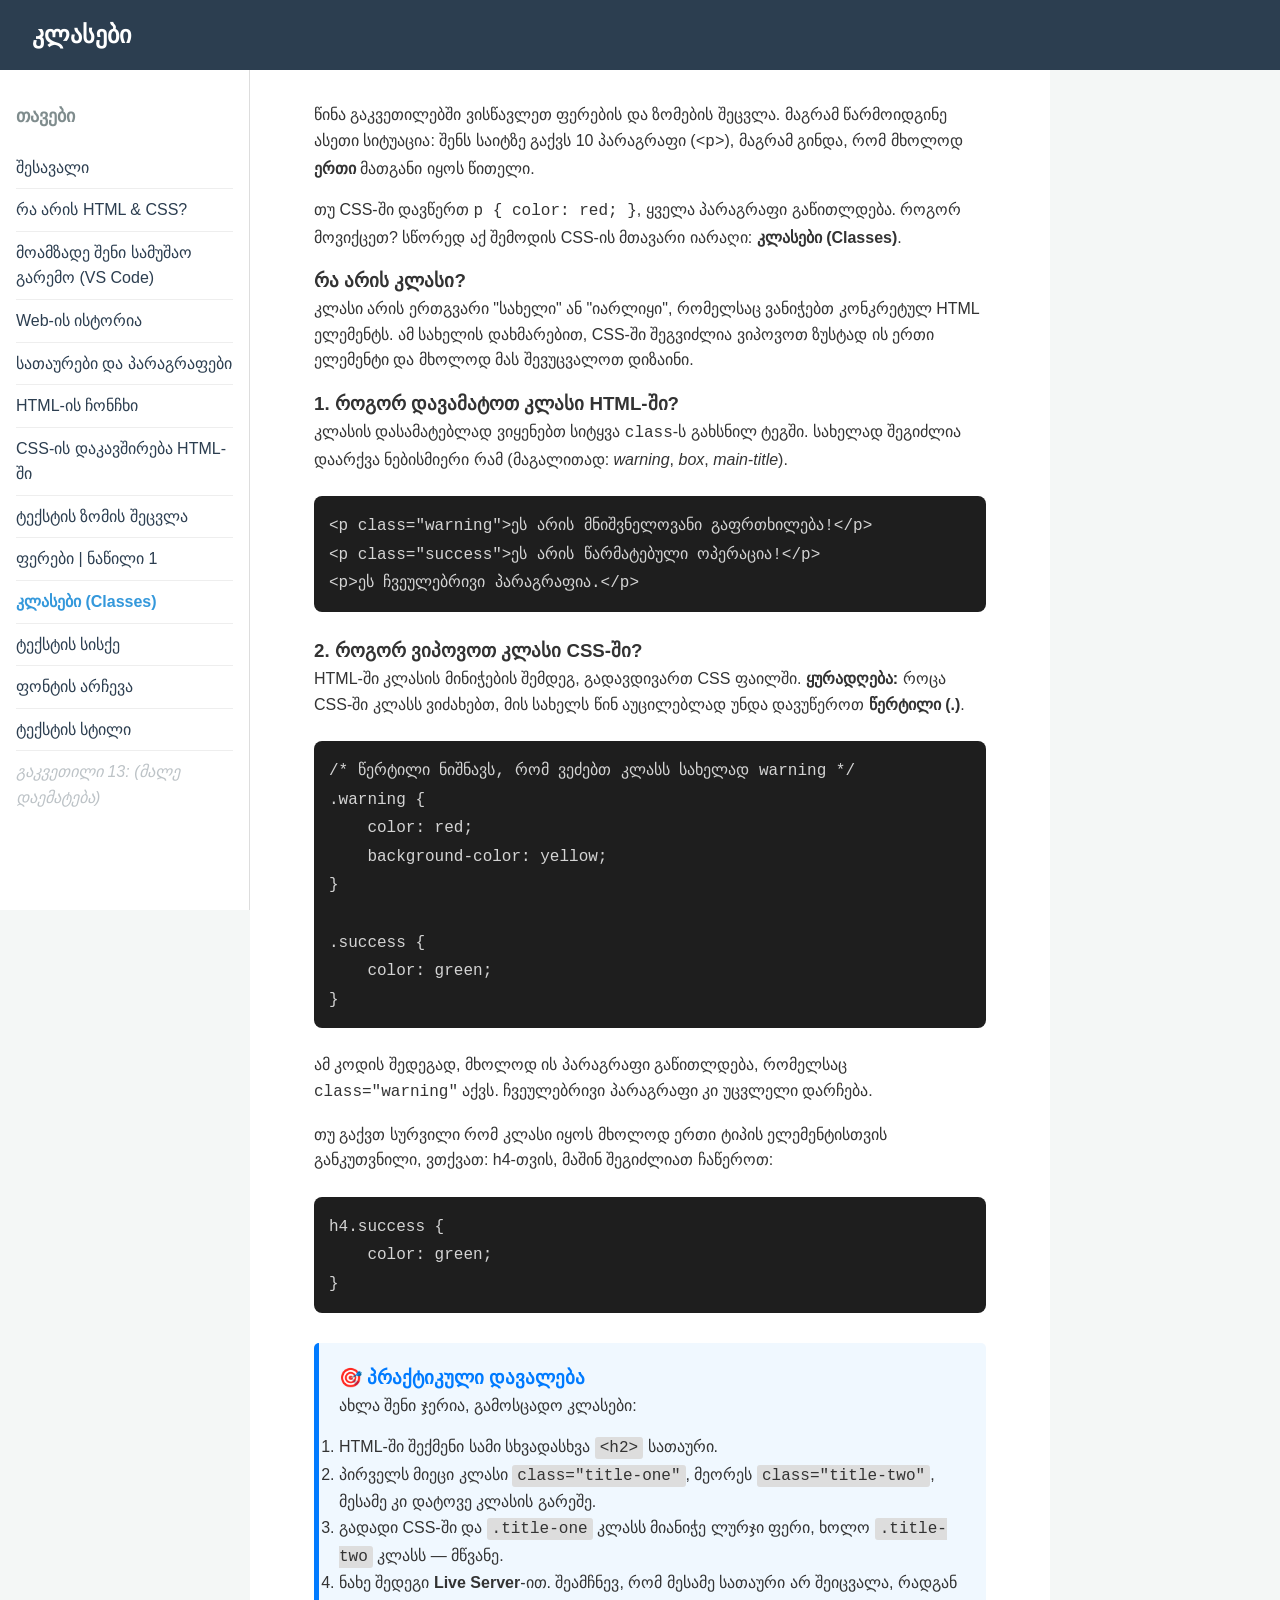
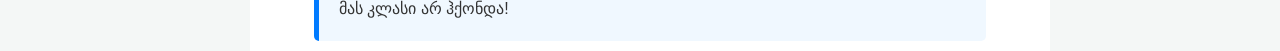
<file: lesson9.html>
<!DOCTYPE html>
<html lang="ka">
<head>
    <meta charset="UTF-8">
    <meta name="viewport" content="width=device-width, initial-scale=1.0">
    <title>გაკვეთილი 9: კლასები | HTML კურსი</title>
    <link rel="stylesheet" href="style.css">
</head>
<body>

    <header class="top-nav">
        <div class="logo">კლასები</div>
    </header>

    <div class="container">
        <aside class="sidebar">
            <nav>
                <h3>თავები</h3>
                <ul>
                    <li><a href="index.html">შესავალი</a></li>
                    <li><a href="lesson1.html">რა არის HTML & CSS?</a></li>
                    <li><a href="lesson2.html">მოამზადე შენი სამუშაო გარემო (VS Code)</a></li>
                    <li><a href="lesson3.html">Web-ის ისტორია</a></li>
                    <li><a href="lesson4.html">სათაურები და პარაგრაფები</a></li>
                    <li><a href="lesson5.html">HTML-ის ჩონჩხი</a></li>
                    <li><a href="lesson6.html">CSS-ის დაკავშირება HTML-ში</a></li>
                    <li><a href="lesson7.html">ტექსტის ზომის შეცვლა</a></li>
                    <li><a href="lesson8.html">ფერები | ნაწილი 1</a></li>
                    <li><a href="lesson9.html" class="active">კლასები (Classes)</a></li>
                    <li><a href="lesson10.html">ტექსტის სისქე</a></li>
                    <li><a href="lesson11.html">ფონტის არჩევა</a></li>
                    <li><a href="lesson12.html">ტექსტის სტილი</a></li>
                    <li><a href="#" class="disabled">გაკვეთილი 13: (მალე დაემატება)</a></li>
                </ul>
            </nav>
        </aside>

        <main class="content">
            <article>
                <section>
                    <p>წინა გაკვეთილებში ვისწავლეთ ფერების და ზომების შეცვლა. მაგრამ წარმოიდგინე ასეთი სიტუაცია: შენს საიტზე გაქვს 10 პარაგრაფი (<code>&lt;p&gt;</code>), მაგრამ გინდა, რომ მხოლოდ <strong>ერთი</strong> მათგანი იყოს წითელი.</p>
                    <p>თუ CSS-ში დავწერთ <code>p { color: red; }</code>, ყველა პარაგრაფი გაწითლდება. როგორ მოვიქცეთ? სწორედ აქ შემოდის CSS-ის მთავარი იარაღი: <strong>კლასები (Classes)</strong>.</p>
                </section>

                <section>
                    <h3>რა არის კლასი?</h3>
                    <p>კლასი არის ერთგვარი "სახელი" ან "იარლიყი", რომელსაც ვანიჭებთ კონკრეტულ HTML ელემენტს. ამ სახელის დახმარებით, CSS-ში შეგვიძლია ვიპოვოთ ზუსტად ის ერთი ელემენტი და მხოლოდ მას შევუცვალოთ დიზაინი.</p>
                </section>

                <section>
                    <h3>1. როგორ დავამატოთ კლასი HTML-ში?</h3>
                    <p>კლასის დასამატებლად ვიყენებთ სიტყვა <code>class</code>-ს გახსნილ ტეგში. სახელად შეგიძლია დაარქვა ნებისმიერი რამ (მაგალითად: <em>warning</em>, <em>box</em>, <em>main-title</em>).</p>
                    
                    <div class="code-example">
<pre><code>&lt;p class="warning"&gt;ეს არის მნიშვნელოვანი გაფრთხილება!&lt;/p&gt;
&lt;p class="success"&gt;ეს არის წარმატებული ოპერაცია!&lt;/p&gt;
&lt;p&gt;ეს ჩვეულებრივი პარაგრაფია.&lt;/p&gt;</code></pre>
                    </div>
                </section>

                <section>
                    <h3>2. როგორ ვიპოვოთ კლასი CSS-ში?</h3>
                    <p>HTML-ში კლასის მინიჭების შემდეგ, გადავდივართ CSS ფაილში. <strong>ყურადღება:</strong> როცა CSS-ში კლასს ვიძახებთ, მის სახელს წინ აუცილებლად უნდა დავუწეროთ <strong>წერტილი (.)</strong>.</p>
                    
                    <div class="code-example">
<pre><code>/* წერტილი ნიშნავს, რომ ვეძებთ კლასს სახელად warning */
.warning {
    color: red;
    background-color: yellow;
}

.success {
    color: green;
}</code></pre>
                    </div>
                    <p>ამ კოდის შედეგად, მხოლოდ ის პარაგრაფი გაწითლდება, რომელსაც <code>class="warning"</code> აქვს. ჩვეულებრივი პარაგრაფი კი უცვლელი დარჩება.</p>
                    <p>თუ გაქვთ სურვილი რომ კლასი იყოს მხოლოდ ერთი ტიპის ელემენტისთვის განკუთვნილი, ვთქვათ: h4-თვის, მაშინ შეგიძლიათ ჩაწეროთ:</p>
                    <div class="code-example">
<pre><code>h4.success {
    color: green;
}</code></pre>
                    </div>
                </section>

                <section class="exercises">
                    <h3 class="exercise-title">🎯 პრაქტიკული დავალება</h3>
                    <p>ახლა შენი ჯერია, გამოსცადო კლასები:</p>
                    <ol>
                        <li>HTML-ში შექმენი სამი სხვადასხვა <code>&lt;h2&gt;</code> სათაური.</li>
                        <li>პირველს მიეცი კლასი <code>class="title-one"</code>, მეორეს <code>class="title-two"</code>, მესამე კი დატოვე კლასის გარეშე.</li>
                        <li>გადადი CSS-ში და <code>.title-one</code> კლასს მიანიჭე ლურჯი ფერი, ხოლო <code>.title-two</code> კლასს — მწვანე.</li>
                        <li>ნახე შედეგი <strong>Live Server</strong>-ით. შეამჩნევ, რომ მესამე სათაური არ შეიცვალა, რადგან მას კლასი არ ჰქონდა!</li>
                    </ol>
                </section>
            </article>
        </main>
    </div>

</body>
</html>
</file>
<file: style.css>
/* General Styles */
* {
    margin: 0;
    padding: 0;
    box-sizing: border-box;
}

body {
    font-family: 'Segoe UI', Tahoma, Geneva, Verdana, sans-serif;
    line-height: 1.6;
    color: #333;
    background-color: #f4f7f6;
}

/* Header */
.top-nav {
    background-color: #2c3e50;
    color: white;
    padding: 1rem 2rem;
    position: sticky;
    top: 0;
    z-index: 1000;
}

.logo {
    font-size: 1.5rem;
    font-weight: bold;
}

/* Main Layout Container */
.container {
    display: flex;
}

/* Sidebar Styling */
.sidebar {
    width: 250px;
    background-color: #fff;
    border-right: 1px solid #ddd;
    height: calc(100vh - 60px); /* Full height minus header */
    position: sticky;
    top: 60px;
    padding: 2rem 1rem;
}

.sidebar h3 {
    margin-bottom: 1rem;
    font-size: 1.1rem;
    color: #7f8c8d;
}

.sidebar ul {
    list-style: none;
}

.sidebar ul li a {
    text-decoration: none;
    color: #2c3e50;
    display: block;
    padding: 0.5rem 0;
    border-bottom: 1px solid #eee;
}

.sidebar ul li a.active {
    color: #3498db;
    font-weight: bold;
}
/* Disabled / Coming Soon Link */
.sidebar ul li a.disabled {
    color: #bdc3c7;             /* Makes the text a light, faded grey */
    cursor: not-allowed;        /* Shows a "stop" sign when they hover over it */
    pointer-events: none;       /* Completely disables clicking */
    font-style: italic;         /* Makes it look like a side-note */
    border-bottom: none;        /* Optional: removes the line to make it look less like an active button */
}

/* Content Styling */
.content {
    flex: 1;
    padding: 2rem 4rem;
    max-width: 800px; /* Limits width for better readability */
    background-color: #fff;
}

.content h1 {
    margin-bottom: 1.5rem;
    color: #2c3e50;
}

.content p {
    margin-bottom: 1rem;
    font-size: 1rem;
}

.content img {
    display: block;        /* 1. Changes the image from "text" to a standalone block */
    margin: 1.5rem auto;
    
    max-width: 100%;       /* Pro-Tip: Prevents the image from ever being wider than the screen */
    height: auto;
}

/* Code Box Styling */
.code-example {
    font-size: 1.1rem;
    background-color: #1e1e1e; 
    color: #d4d4d4; 
    padding: 15px; 
    border-radius: 8px; 
    font-family: monospace; 
    overflow-x: auto;
    margin: 1.5rem 0;
}
code {
    font-size: 1rem;
}

/* Mobile Responsiveness */
@media (max-width: 768px) {
    .container {
        flex-direction: column; /* Stacks sidebar on top of content */
    }

    .sidebar {
        width: 100%;
        height: auto;
        position: relative;
        top: 0;
    }

    .content {
        padding: 2rem 1.5rem;
    }
}

.exercises {
    background-color: #f0f8ff; 
    padding: 20px;
    border-left: 5px solid #007bff; 
    border-radius: 5px; 
    margin-top: 30px;
}
h3.exercise-title {
    margin-top: 0; color: #007bff;
}
.exercise-example {
    background-color: #ddd; 
    padding: 2px 5px; 
    border-radius: 3px;
}
ul li code, section.exercises code {
    background-color: #ddd;
    padding: 2px 5px;
    border-radius: 3px;
}
</file>
